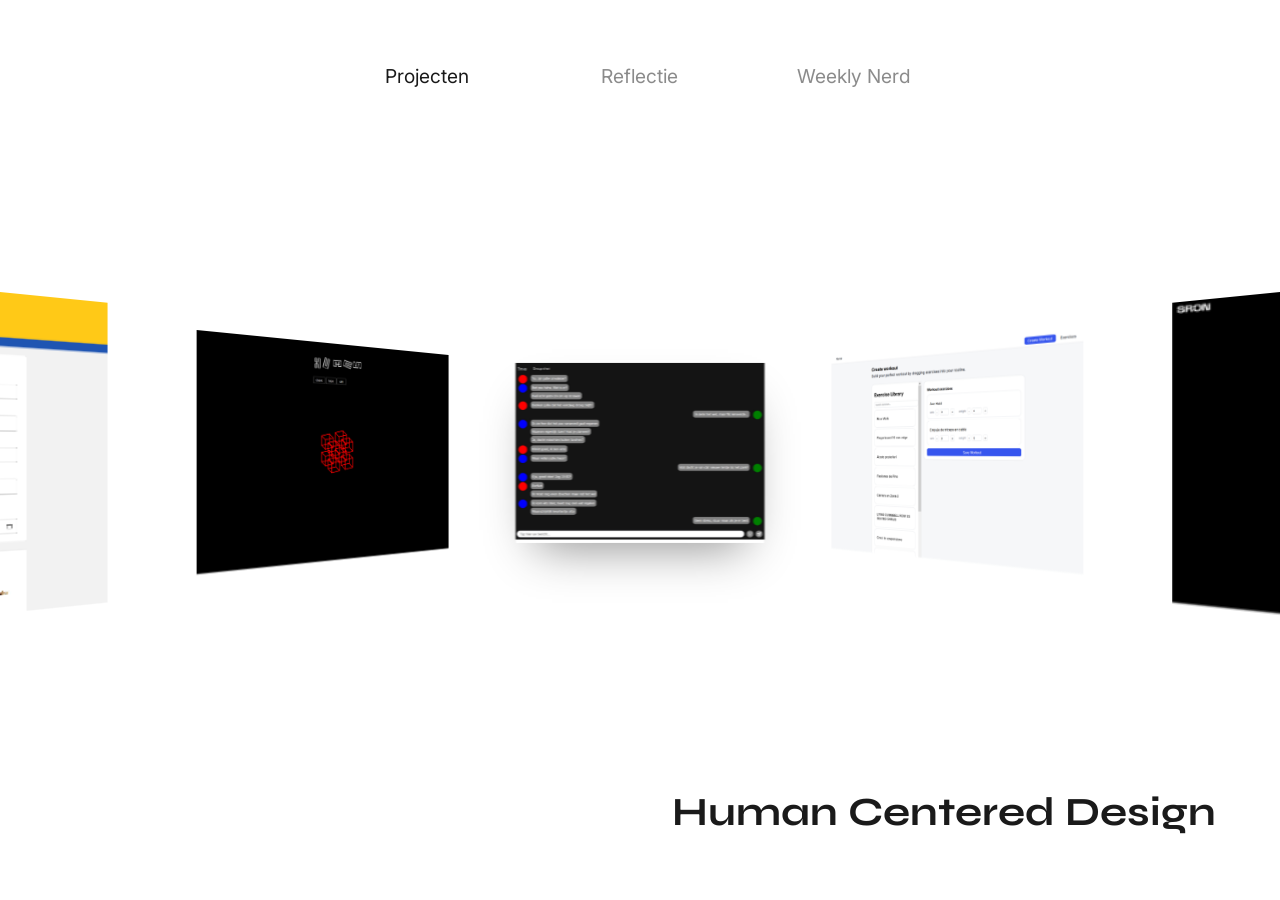
<file: index.html>
<!DOCTYPE html>
<html lang="en">
<head>
    <meta charset="UTF-8">
    <meta name="viewport" content="width=device-width, initial-scale=1.0">
    <title>Blog Senna Hoving</title>

    <link rel="stylesheet" href="./styles/main.css">
</head>
<body>
    <main>
        <input type="checkbox" id="menu-toggle" class="menu-toggle">
        <label for="menu-toggle" class="hamburger"><span></span></label>

        <nav>
            <ul>
                <li><a class="active-page" href="">Projecten</a></li>
                <li><a href="./pages/reflectie.html">Reflectie</a></li>
                <li><a href="./pages/weekly-nerd.html">Weekly Nerd</a></li>
            </ul>
            <!-- <div>
                <input type="checkbox" id="theme">
                <label for="theme"></label>
            </div> -->
        </nav>

        <!-- <div>
            <h1>Senna Hoving</h1>
            <p>Meesterschaps Blog</p>
        </div> --> 

        <section class="gallery">
            <h2>Human Centered Design</h2>
            <div>
                <a href="./pages/sprint.html" data-name="Sprint 0"><img src="./assets/nul1.png" alt="Sprint 0"></a>
                <a href="./pages/bt.html" data-name="Browser Tech"><img src="./assets/bt.png" alt="Browser Tech"></a>
                <a href="./pages/css.html" data-name="CSS">
                    <img class="dark-mode" src="./assets/css-light.png" alt="CSS">
                    <img class="light-mode" src="./assets/css-dark.png" alt="CSS">
                </a>
                <a href="./pages/hcd.html" data-name="Human Centered Design"><img src="./assets/hcd.png" alt="Human Centered Design"></a>
                <a href="./pages/api.html" data-name="API"><img src="./assets/api.png" alt="API"></a>
                <a href="./pages/hackathon.html" data-name="Hackathon"><img src="./assets/hackathon.png" alt="Hackathon"></a>
                <a href="./pages/tool.html" data-name="Ctrl City">
                    <img class="dark-mode" src="./assets/tool-light.png" alt="Ctrl-City">
                    <img class="light-mode" src="./assets/tool-dark.png" alt="Ctrl-City">
                </a>
            </div>
        </section>

    </main>

    <script src="./scripts/main.js"></script>
</body>
</html>
</file>
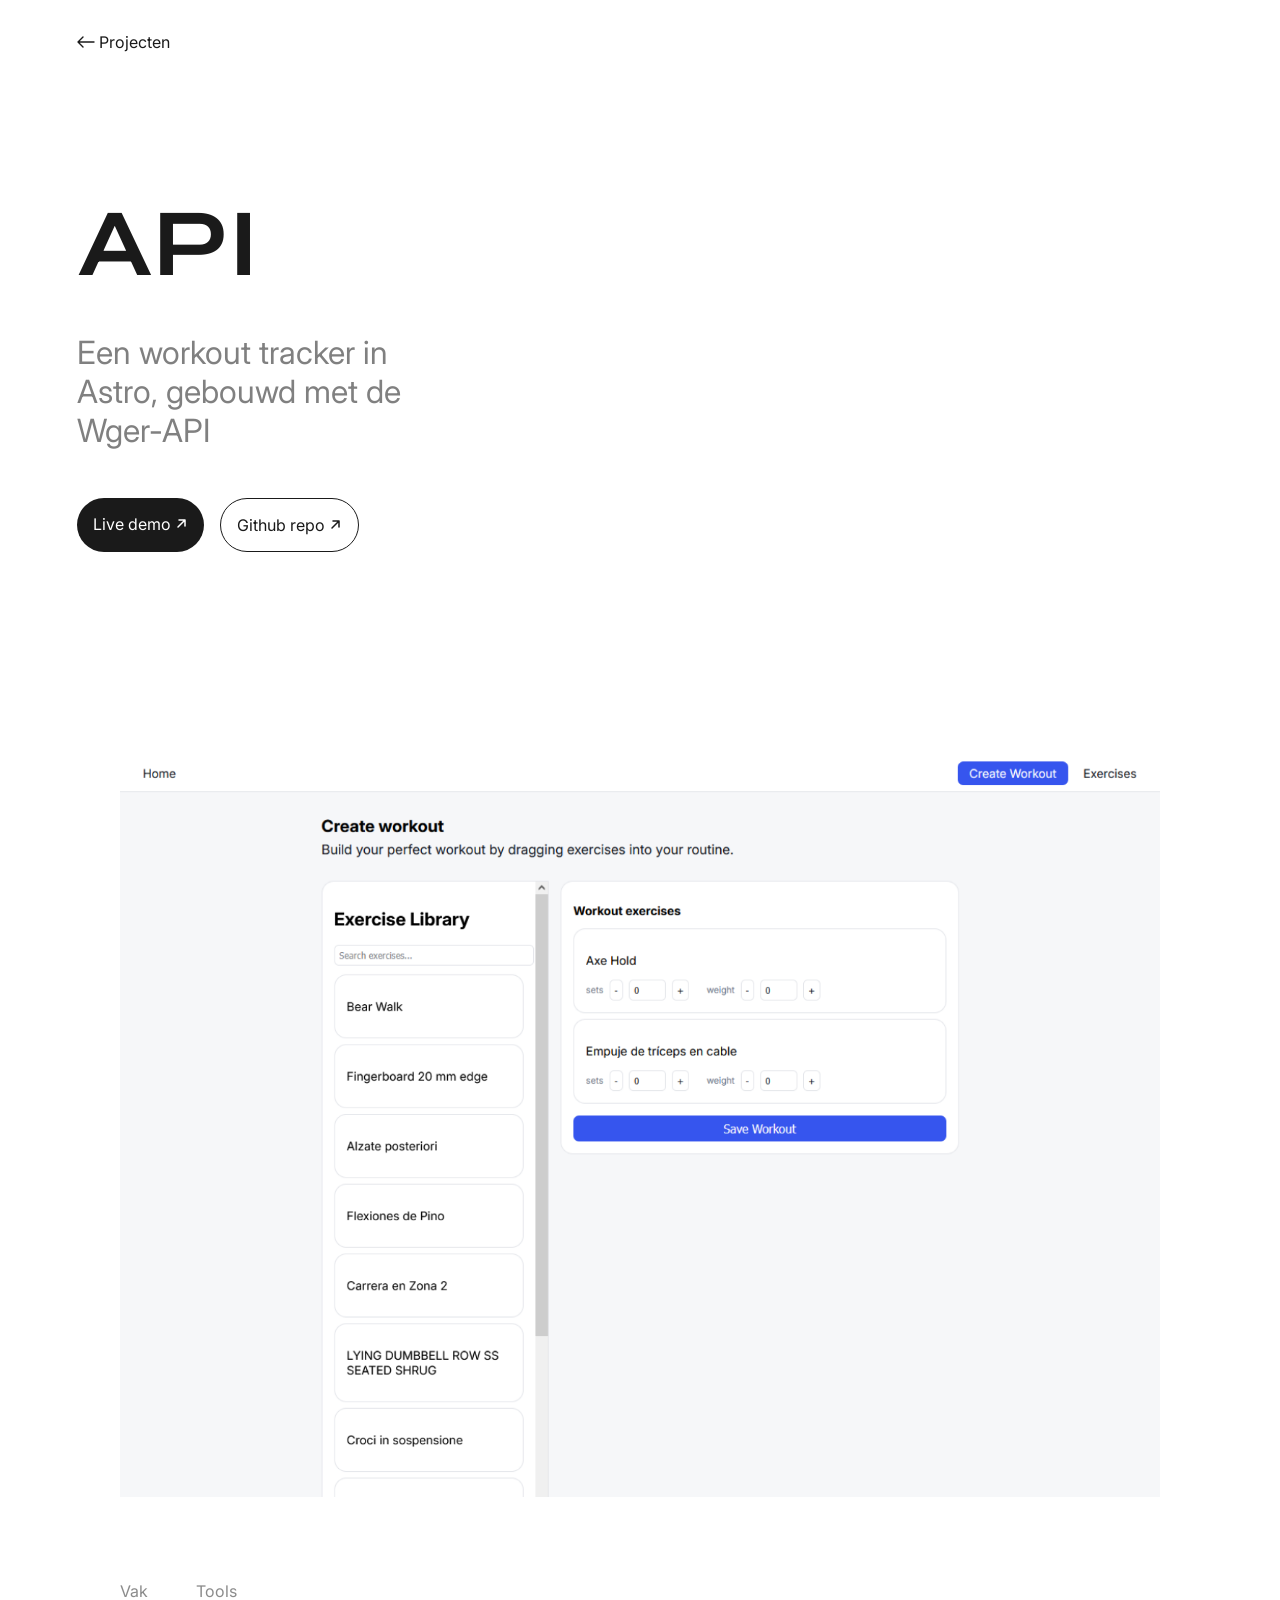
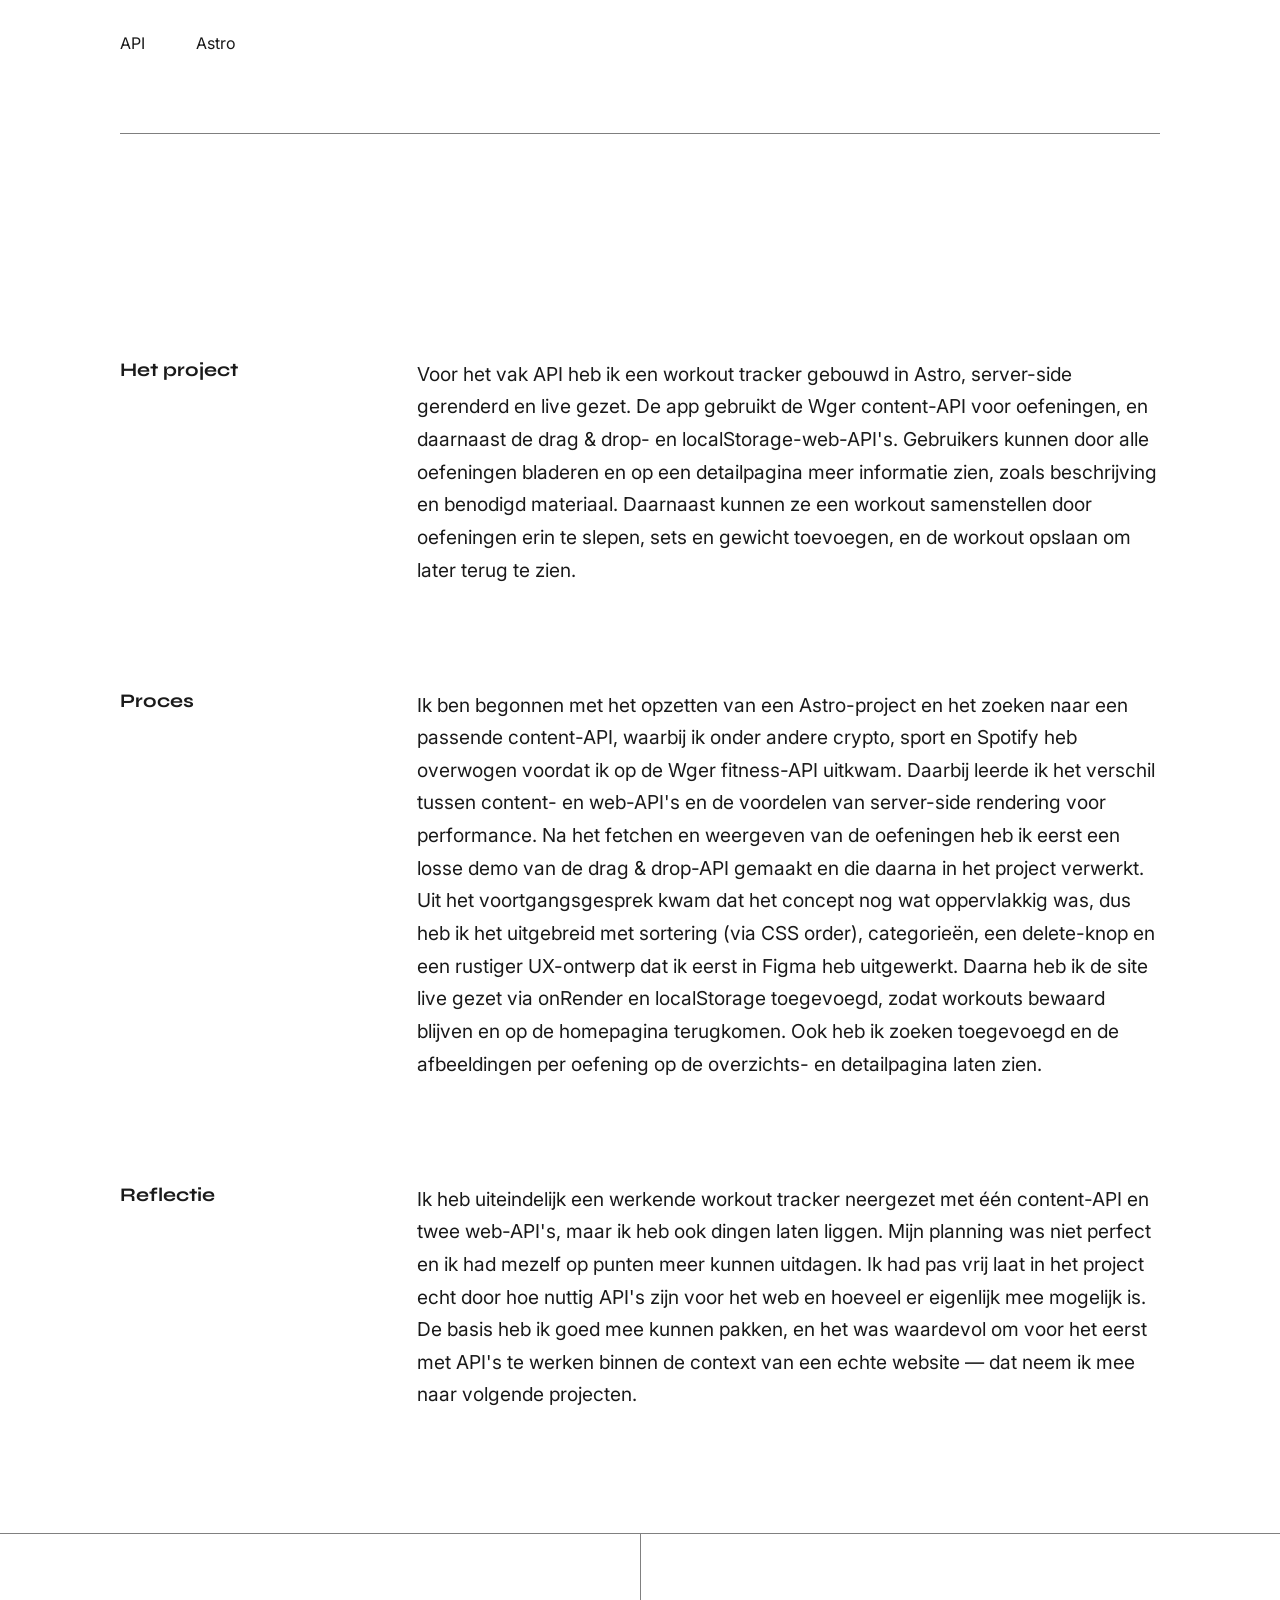
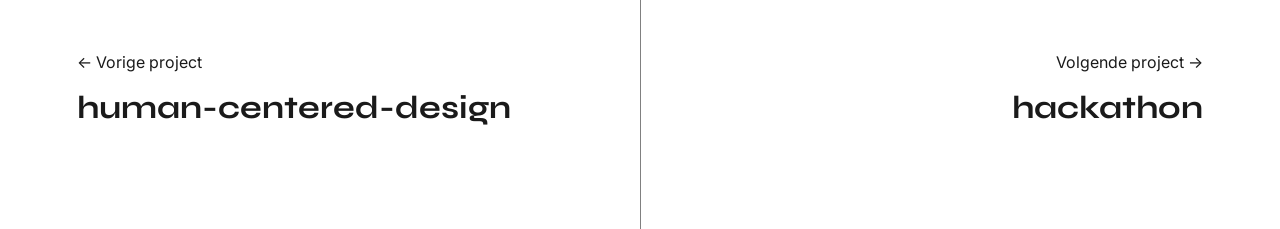
<file: pages/api.html>
<!DOCTYPE html>
<html lang="en">
<head>
    <meta charset="UTF-8">
    <meta name="viewport" content="width=device-width, initial-scale=1.0">
    <title>API</title>

    <link rel="stylesheet" href="../styles/detail.css">
</head>
<body data-project="api">
    <nav>
        <a href="../index.html">
            <svg width="18" height="12" viewBox="0 0 18 12" fill="none"><path d="M6 1 1 6l5 5M1 6h16" stroke="currentColor" stroke-width="1.4" stroke-linecap="round" stroke-linejoin="round"/></svg>
            Projecten
        </a>
    </nav>

    <section class="hero">
        <h1>API</h1>
        <p>Een workout tracker in Astro, gebouwd met de Wger-API</p>
        <div>
            <a href="https://sennahoving.github.io/CSS">Live demo <svg class="arrow" width="13" height="13" viewBox="0 0 13 13" fill="none"><path d="M3 10 10 3M4 3h6v6" stroke="currentColor" stroke-width="1.5" stroke-linecap="round" stroke-linejoin="round"/></svg></a>
            <a href="https://github.com/SennaHoving/CSS">Github repo <svg class="arrow" width="13" height="13" viewBox="0 0 13 13" fill="none"><path d="M3 10 10 3M4 3h6v6" stroke="currentColor" stroke-width="1.5" stroke-linecap="round" stroke-linejoin="round"/></svg></a>
        </div>
    </section>

    <section class="intro">
        <img src="../assets/api.png" alt="CSS">
        <div>
            <div>
                <p>Vak</p>
                <p>API</p>
            </div>
            <div>
                <p>Tools</p>
                <p>Astro</p>
            </div>
        </div>
    </section>

    <section>
        <div>
            <h2>Het project</h2>
            <div>
                <p>Voor het vak API heb ik een workout tracker gebouwd in Astro, server-side gerenderd en live gezet. De app gebruikt de Wger content-API voor oefeningen, en daarnaast de drag & drop- en localStorage-web-API's. Gebruikers kunnen door alle oefeningen bladeren en op een detailpagina meer informatie zien, zoals beschrijving en benodigd materiaal. Daarnaast kunnen ze een workout samenstellen door oefeningen erin te slepen, sets en gewicht toevoegen, en de workout opslaan om later terug te zien.</p>
            </div>
        </div>

        <div>
            <h2>Proces</h2>
            <div>
                <p>Ik ben begonnen met het opzetten van een Astro-project en het zoeken naar een passende content-API, waarbij ik onder andere crypto, sport en Spotify heb overwogen voordat ik op de Wger fitness-API uitkwam. Daarbij leerde ik het verschil tussen content- en web-API's en de voordelen van server-side rendering voor performance. Na het fetchen en weergeven van de oefeningen heb ik eerst een losse demo van de drag & drop-API gemaakt en die daarna in het project verwerkt.

                Uit het voortgangsgesprek kwam dat het concept nog wat oppervlakkig was, dus heb ik het uitgebreid met sortering (via CSS order), categorieën, een delete-knop en een rustiger UX-ontwerp dat ik eerst in Figma heb uitgewerkt. Daarna heb ik de site live gezet via onRender en localStorage toegevoegd, zodat workouts bewaard blijven en op de homepagina terugkomen. Ook heb ik zoeken toegevoegd en de afbeeldingen per oefening op de overzichts- en detailpagina laten zien.</p>
            </div>
        </div>

        <div>
            <h2>Reflectie</h2>
            <div>
                <p>Ik heb uiteindelijk een werkende workout tracker neergezet met één content-API en twee web-API's, maar ik heb ook dingen laten liggen. Mijn planning was niet perfect en ik had mezelf op punten meer kunnen uitdagen. Ik had pas vrij laat in het project echt door hoe nuttig API's zijn voor het web en hoeveel er eigenlijk mee mogelijk is. De basis heb ik goed mee kunnen pakken, en het was waardevol om voor het eerst met API's te werken binnen de context van een echte website — dat neem ik mee naar volgende projecten.</p>
            </div>
        </div>
    </section>

    <footer>
        <a id="previous-project">
            <p>
                &larr;
                Vorige project
            </p>
            <h3></h3>
        </a>
        <a id="next-project">
            <p>
                Volgende project
                &rarr;
            </p>
            <h3></h3>
        </a>
    </footer>

    <script src="../scripts/project.js"></script>
</body>
</html>
</file>
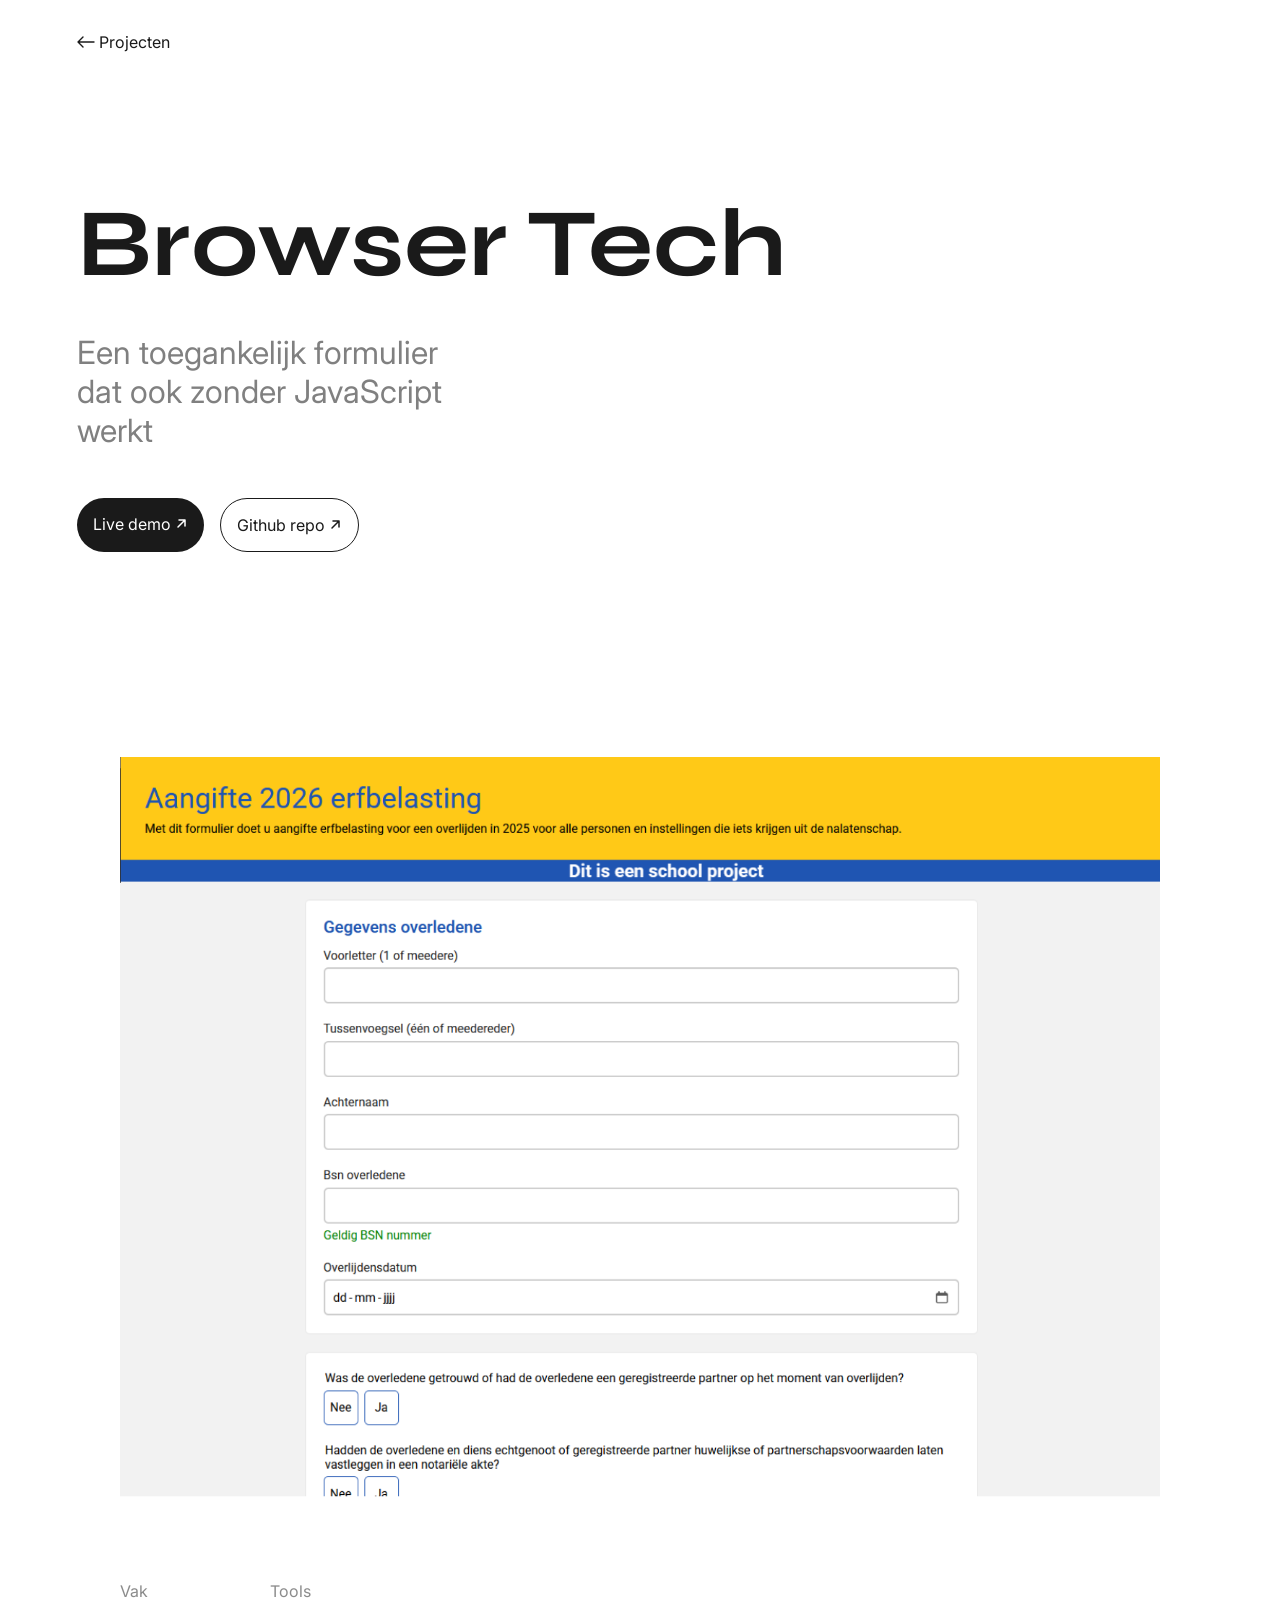
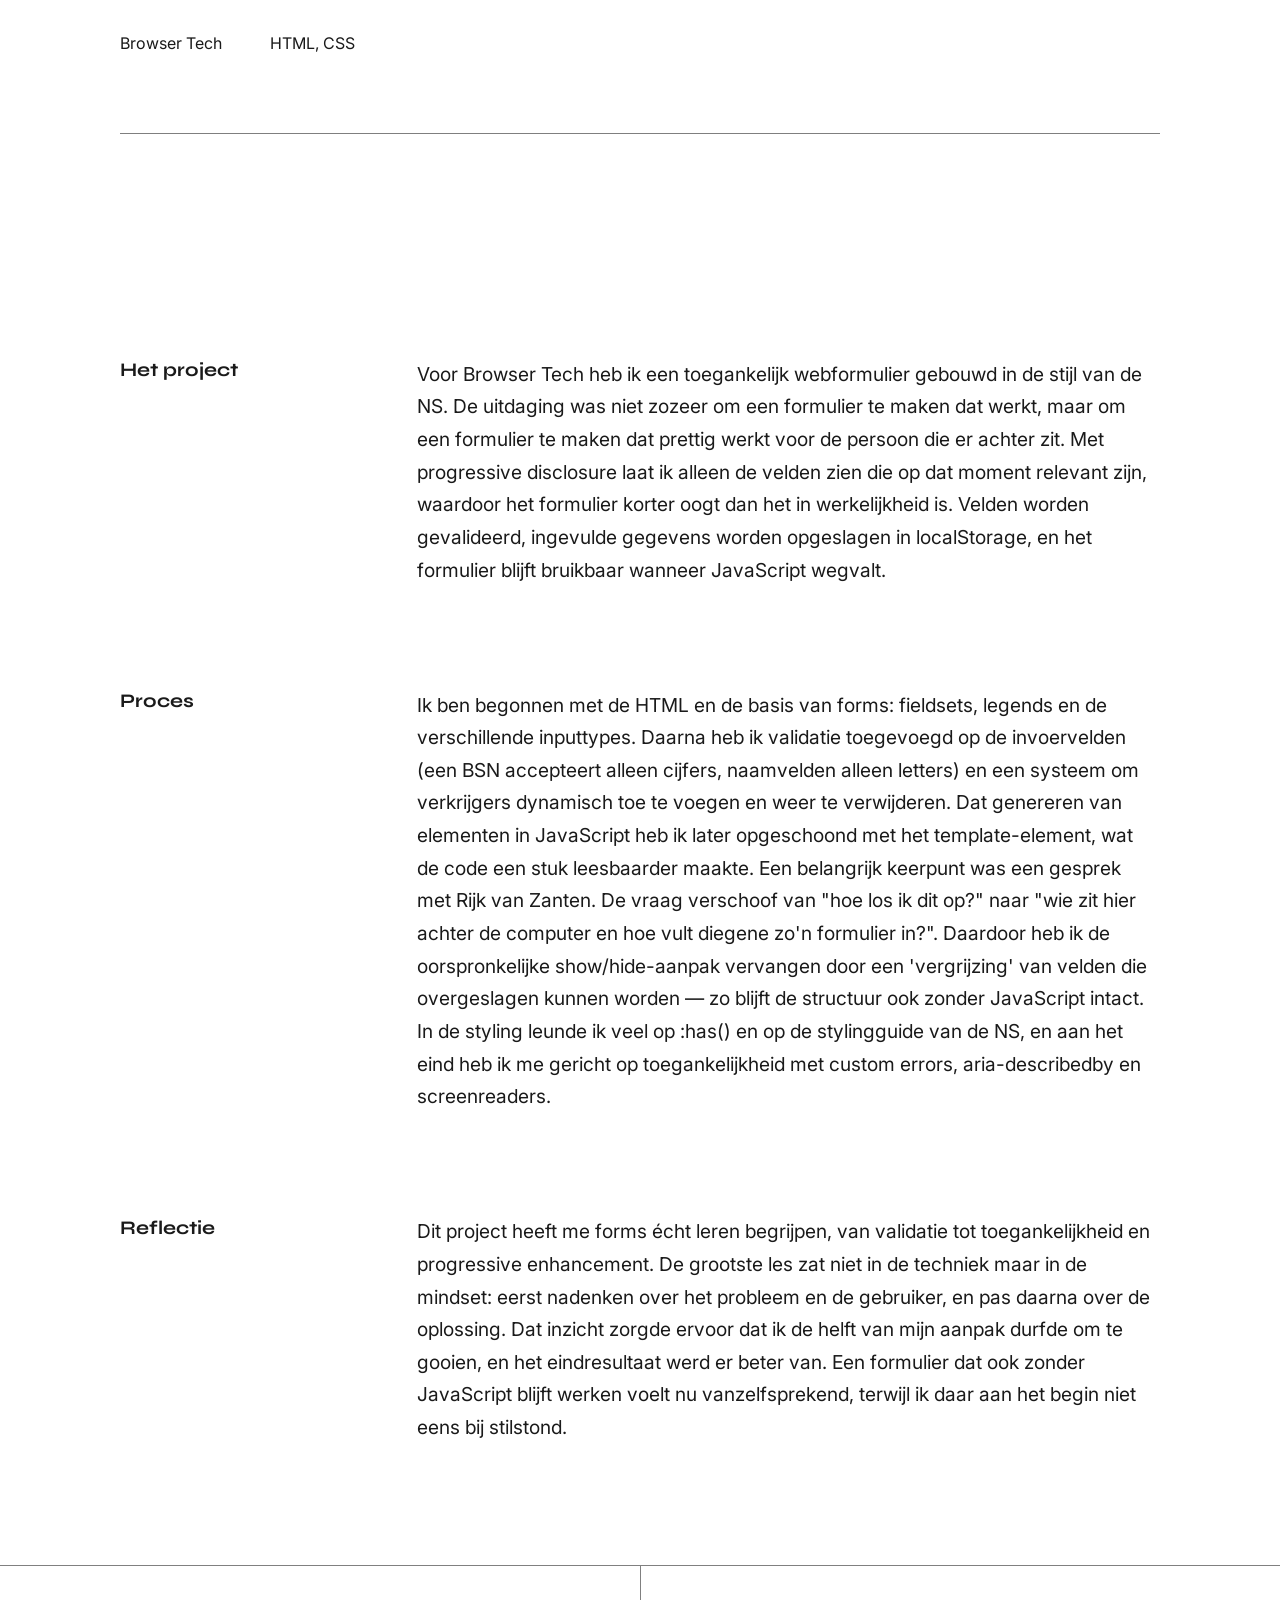
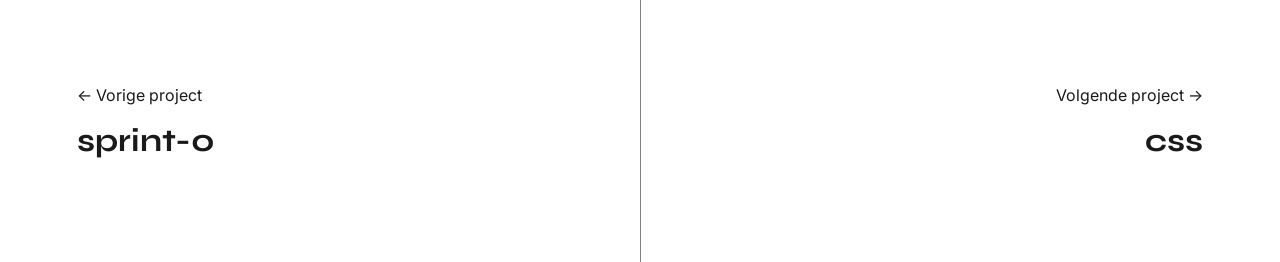
<file: pages/bt.html>
<!DOCTYPE html>
<html lang="en">
<head>
    <meta charset="UTF-8">
    <meta name="viewport" content="width=device-width, initial-scale=1.0">
    <title>Browser Tech</title>

    <link rel="stylesheet" href="../styles/detail.css">
</head>
<body data-project="browser-tech">
    <nav>
        <a href="../index.html">
            <svg width="18" height="12" viewBox="0 0 18 12" fill="none"><path d="M6 1 1 6l5 5M1 6h16" stroke="currentColor" stroke-width="1.4" stroke-linecap="round" stroke-linejoin="round"/></svg>
            Projecten
        </a>
    </nav>

    <section class="hero">
        <h1>Browser Tech</h1>
        <p>Een toegankelijk formulier dat ook zonder JavaScript werkt</p>
        <div>
            <a href="https://sennahoving.github.io/BT/">Live demo <svg class="arrow" width="13" height="13" viewBox="0 0 13 13" fill="none"><path d="M3 10 10 3M4 3h6v6" stroke="currentColor" stroke-width="1.5" stroke-linecap="round" stroke-linejoin="round"/></svg></a>
            <a href="https://github.com/SennaHoving/BT">Github repo <svg class="arrow" width="13" height="13" viewBox="0 0 13 13" fill="none"><path d="M3 10 10 3M4 3h6v6" stroke="currentColor" stroke-width="1.5" stroke-linecap="round" stroke-linejoin="round"/></svg></a>
        </div>
    </section>

    <section class="intro">
        <img src="../assets/bt.png" alt="Browser Tech">
        <div>
            <div>
                <p>Vak</p>
                <p>Browser Tech</p>
            </div>
            <div>
                <p>Tools</p>
                <p>HTML, CSS</p>
            </div>
        </div>
    </section>

    <section>
        <div>
            <h2>Het project</h2>
            <div>
                <p>Voor Browser Tech heb ik een toegankelijk webformulier gebouwd in de stijl van de NS. De uitdaging was niet zozeer om een formulier te maken dat werkt, maar om een formulier te maken dat prettig werkt voor de persoon die er achter zit. Met progressive disclosure laat ik alleen de velden zien die op dat moment relevant zijn, waardoor het formulier korter oogt dan het in werkelijkheid is. Velden worden gevalideerd, ingevulde gegevens worden opgeslagen in localStorage, en het formulier blijft bruikbaar wanneer JavaScript wegvalt.</p>
            </div>
        </div>

        <div>
            <h2>Proces</h2>
            <div>
                <p>Ik ben begonnen met de HTML en de basis van forms: fieldsets, legends en de verschillende inputtypes. Daarna heb ik validatie toegevoegd op de invoervelden (een BSN accepteert alleen cijfers, naamvelden alleen letters) en een systeem om verkrijgers dynamisch toe te voegen en weer te verwijderen. Dat genereren van elementen in JavaScript heb ik later opgeschoond met het template-element, wat de code een stuk leesbaarder maakte.

                Een belangrijk keerpunt was een gesprek met Rijk van Zanten. De vraag verschoof van "hoe los ik dit op?" naar "wie zit hier achter de computer en hoe vult diegene zo'n formulier in?". Daardoor heb ik de oorspronkelijke show/hide-aanpak vervangen door een 'vergrijzing' van velden die overgeslagen kunnen worden — zo blijft de structuur ook zonder JavaScript intact. In de styling leunde ik veel op :has() en op de stylingguide van de NS, en aan het eind heb ik me gericht op toegankelijkheid met custom errors, aria-describedby en screenreaders.</p>
            </div>
        </div>

        <div>
            <h2>Reflectie</h2>
            <div>
                <p>Dit project heeft me forms écht leren begrijpen, van validatie tot toegankelijkheid en progressive enhancement. De grootste les zat niet in de techniek maar in de mindset: eerst nadenken over het probleem en de gebruiker, en pas daarna over de oplossing. Dat inzicht zorgde ervoor dat ik de helft van mijn aanpak durfde om te gooien, en het eindresultaat werd er beter van. Een formulier dat ook zonder JavaScript blijft werken voelt nu vanzelfsprekend, terwijl ik daar aan het begin niet eens bij stilstond.</p>
            </div>
        </div>
    </section>

    <footer>
        <a id="previous-project">
            <p>
                &larr;
                Vorige project
            </p>
            <h3></h3>
        </a>
        <a id="next-project">
            <p>
                Volgende project
                &rarr;
            </p>
            <h3></h3>
        </a>
    </footer>

    <script src="../scripts/project.js"></script>
</body>
</html>
</file>
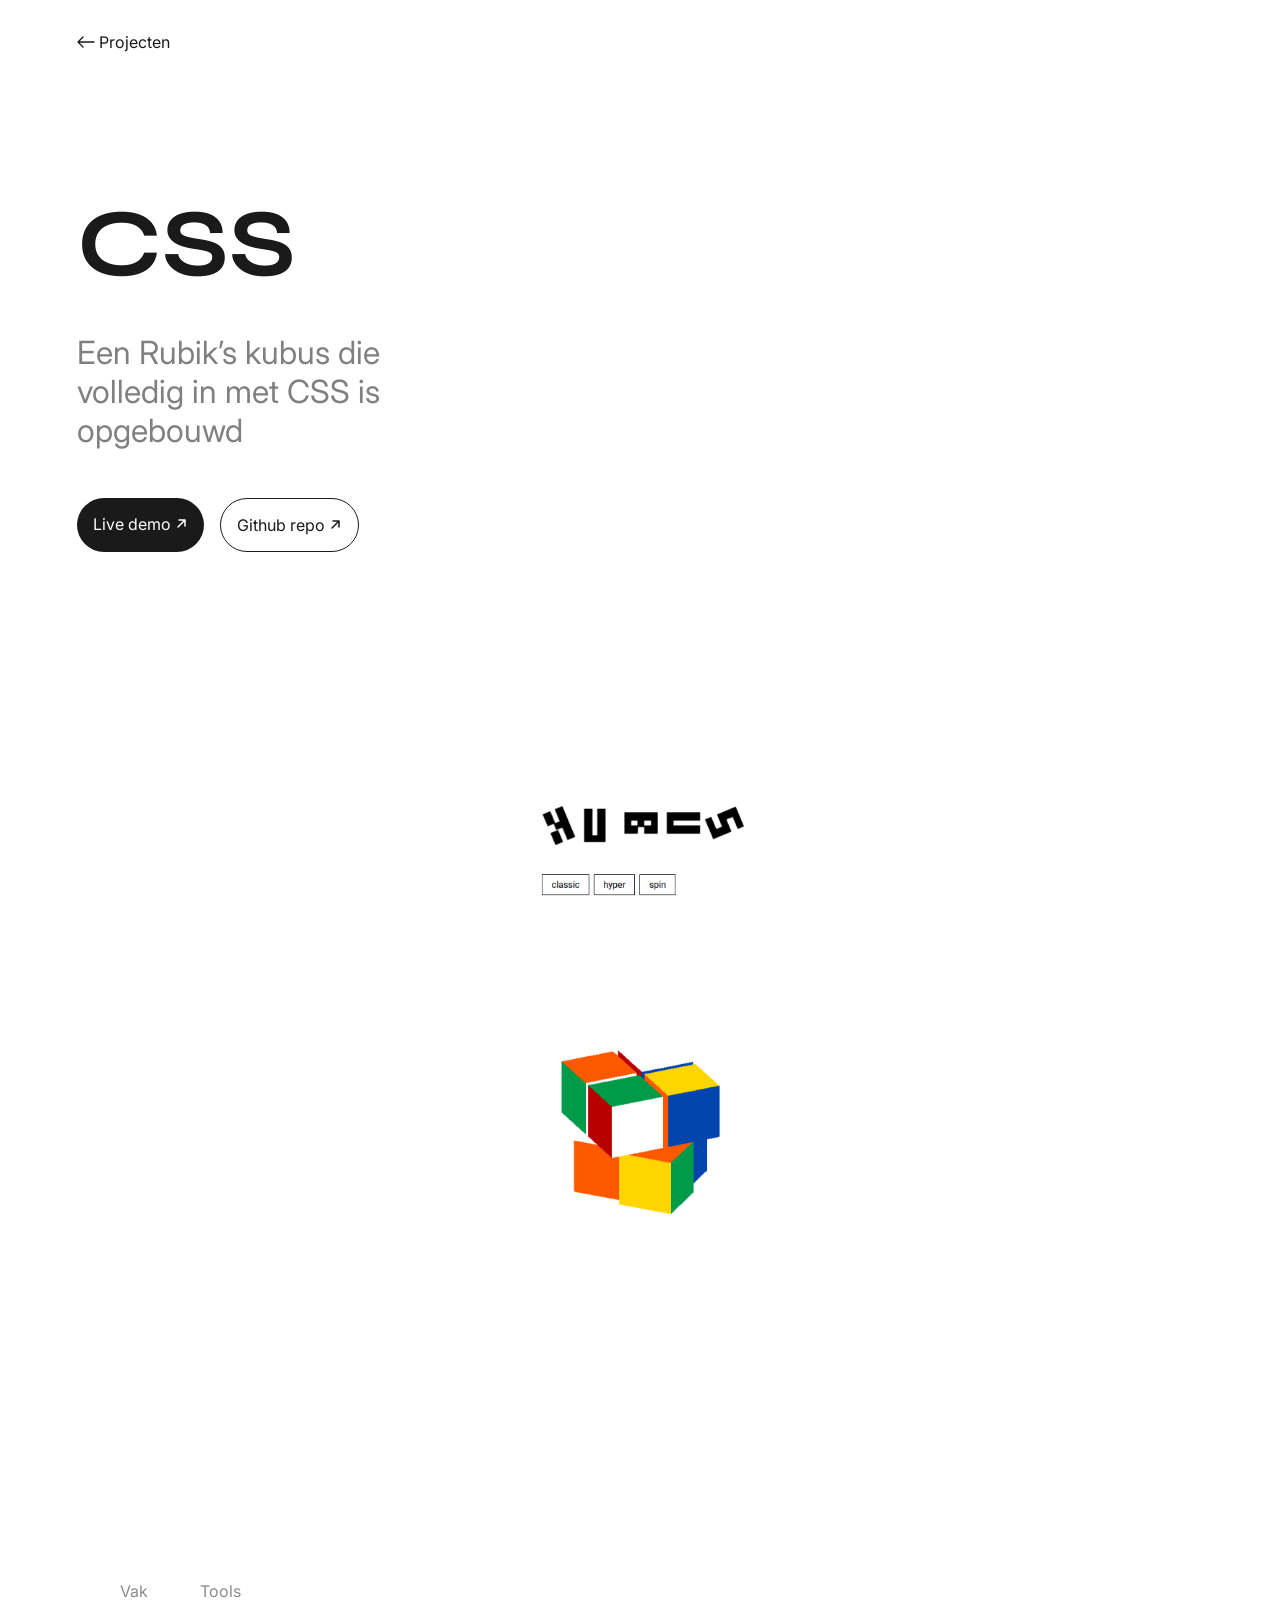
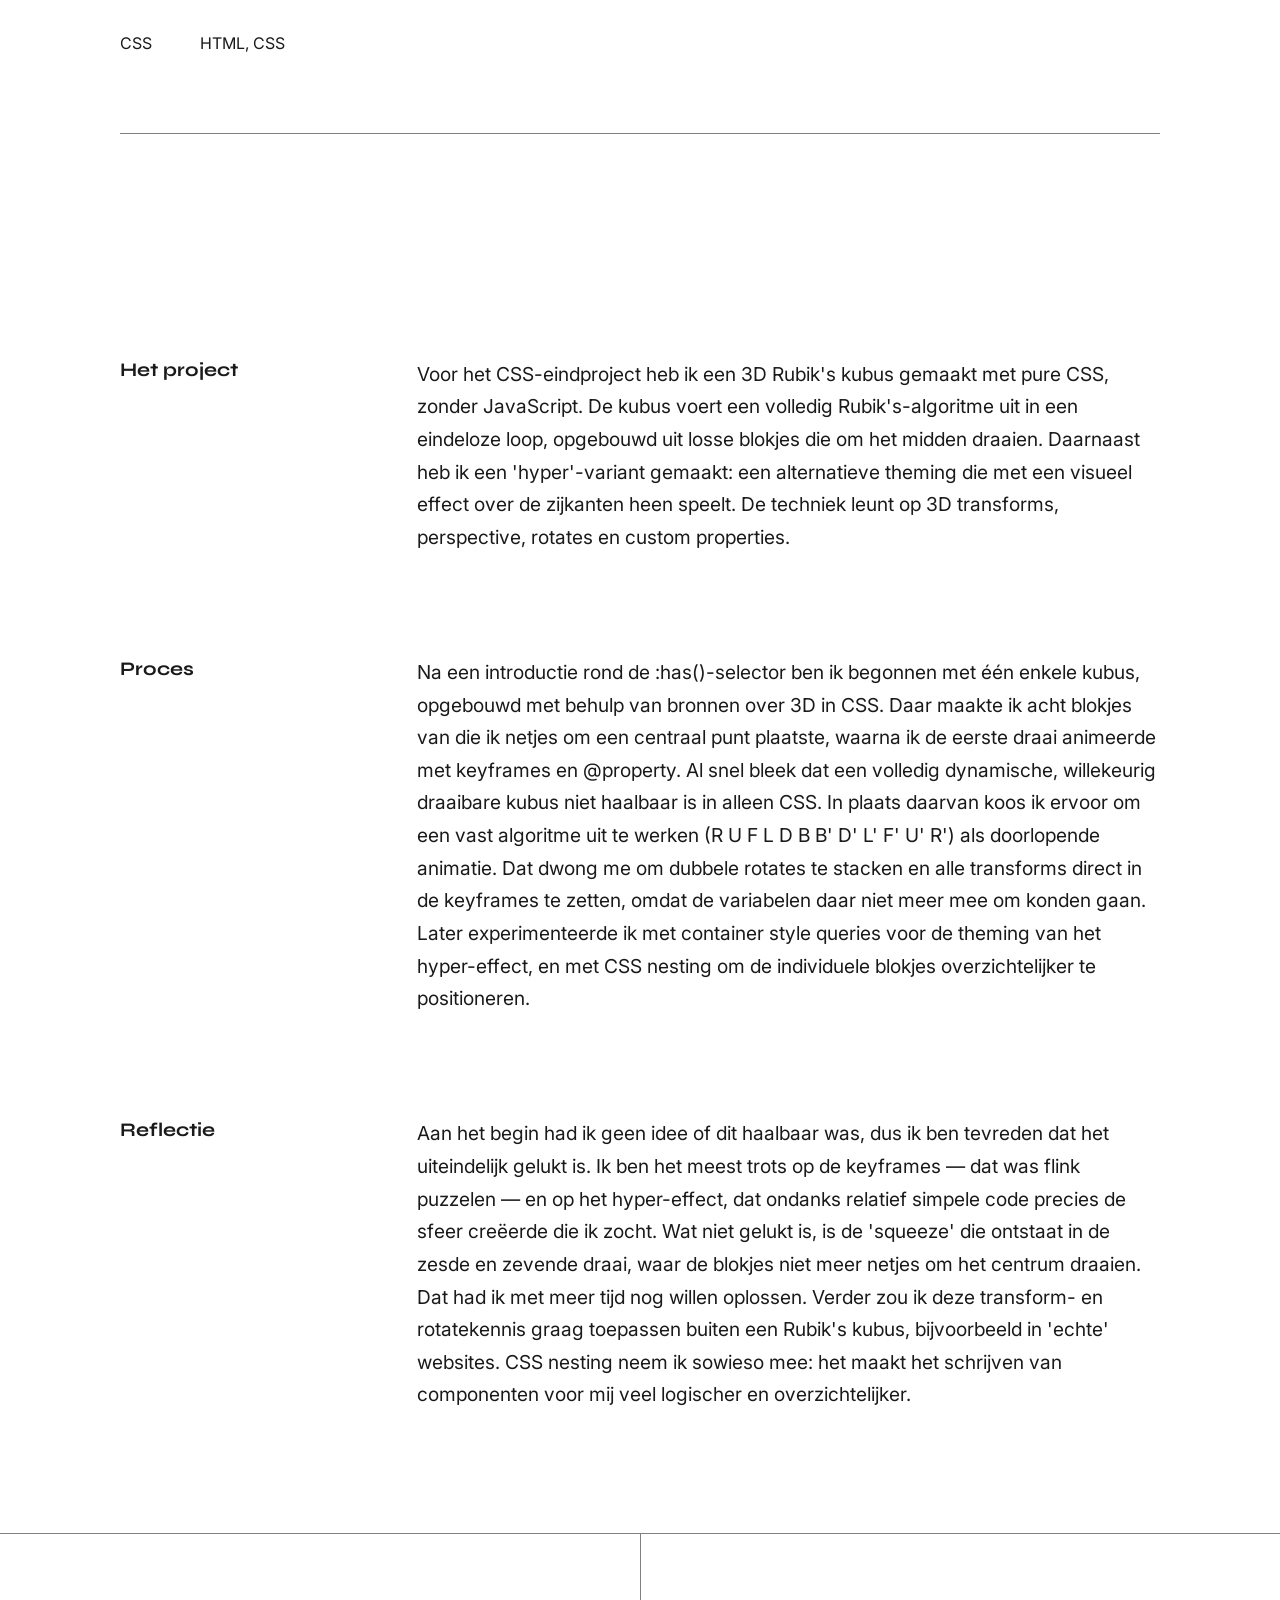
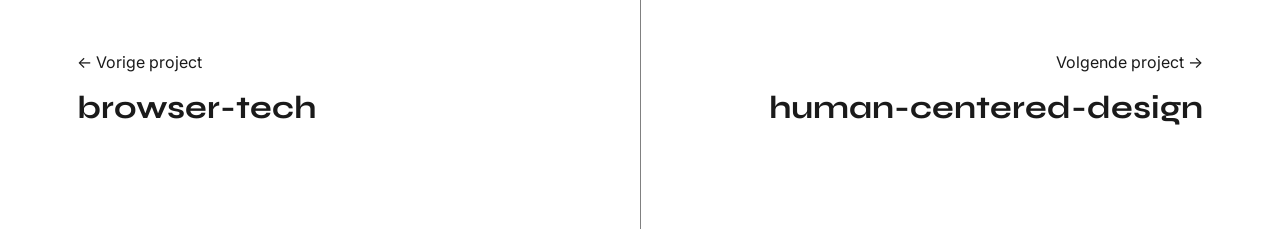
<file: pages/css.html>
<!DOCTYPE html>
<html lang="en">
<head>
    <meta charset="UTF-8">
    <meta name="viewport" content="width=device-width, initial-scale=1.0">
    <title>CSS</title>

    <link rel="stylesheet" href="../styles/detail.css">
</head>
<body data-project="css">
    <nav>
        <a href="../index.html">
            <svg width="18" height="12" viewBox="0 0 18 12" fill="none"><path d="M6 1 1 6l5 5M1 6h16" stroke="currentColor" stroke-width="1.4" stroke-linecap="round" stroke-linejoin="round"/></svg>
            Projecten
        </a>
    </nav>

    <section class="hero">
        <h1>CSS</h1>
        <p>Een Rubik’s kubus die volledig in met CSS is opgebouwd</p>
        <div>
            <a href="https://sennahoving.github.io/CSS">Live demo <svg class="arrow" width="13" height="13" viewBox="0 0 13 13" fill="none"><path d="M3 10 10 3M4 3h6v6" stroke="currentColor" stroke-width="1.5" stroke-linecap="round" stroke-linejoin="round"/></svg></a>
            <a href="https://github.com/SennaHoving/CSS">Github repo <svg class="arrow" width="13" height="13" viewBox="0 0 13 13" fill="none"><path d="M3 10 10 3M4 3h6v6" stroke="currentColor" stroke-width="1.5" stroke-linecap="round" stroke-linejoin="round"/></svg></a>
        </div>
    </section>

    <section class="intro">
        <img src="../assets/css-light.png" alt="CSS">
        <div>
            <div>
                <p>Vak</p>
                <p>CSS</p>
            </div>
            <div>
                <p>Tools</p>
                <p>HTML, CSS</p>
            </div>
        </div>
    </section>

    <section>
        <div>
            <h2>Het project</h2>
            <div>
                <p>Voor het CSS-eindproject heb ik een 3D Rubik's kubus gemaakt met pure CSS, zonder JavaScript. De kubus voert een volledig Rubik's-algoritme uit in een eindeloze loop, opgebouwd uit losse blokjes die om het midden draaien. Daarnaast heb ik een 'hyper'-variant gemaakt: een alternatieve theming die met een visueel effect over de zijkanten heen speelt. De techniek leunt op 3D transforms, perspective, rotates en custom properties.</p>
            </div>
        </div>

        <div>
            <h2>Proces</h2>
            <div>
                <p>Na een introductie rond de :has()-selector ben ik begonnen met één enkele kubus, opgebouwd met behulp van bronnen over 3D in CSS. Daar maakte ik acht blokjes van die ik netjes om een centraal punt plaatste, waarna ik de eerste draai animeerde met keyframes en @property. Al snel bleek dat een volledig dynamische, willekeurig draaibare kubus niet haalbaar is in alleen CSS.

                In plaats daarvan koos ik ervoor om een vast algoritme uit te werken (R U F L D B B' D' L' F' U' R') als doorlopende animatie. Dat dwong me om dubbele rotates te stacken en alle transforms direct in de keyframes te zetten, omdat de variabelen daar niet meer mee om konden gaan. Later experimenteerde ik met container style queries voor de theming van het hyper-effect, en met CSS nesting om de individuele blokjes overzichtelijker te positioneren.</p>
            </div>
        </div>

        <div>
            <h2>Reflectie</h2>
            <div>
                <p>Aan het begin had ik geen idee of dit haalbaar was, dus ik ben tevreden dat het uiteindelijk gelukt is. Ik ben het meest trots op de keyframes — dat was flink puzzelen — en op het hyper-effect, dat ondanks relatief simpele code precies de sfeer creëerde die ik zocht. Wat niet gelukt is, is de 'squeeze' die ontstaat in de zesde en zevende draai, waar de blokjes niet meer netjes om het centrum draaien. Dat had ik met meer tijd nog willen oplossen. Verder zou ik deze transform- en rotatekennis graag toepassen buiten een Rubik's kubus, bijvoorbeeld in 'echte' websites. CSS nesting neem ik sowieso mee: het maakt het schrijven van componenten voor mij veel logischer en overzichtelijker.</p>
            </div>
        </div>
    </section>

    <footer>
        <a id="previous-project">
            <p>
                &larr;
                Vorige project
            </p>
            <h3></h3>
        </a>
        <a id="next-project">
            <p>
                Volgende project
                &rarr;
            </p>
            <h3></h3>
        </a>
    </footer>

    <script src="../scripts/project.js"></script>
</body>
</html>
</file>
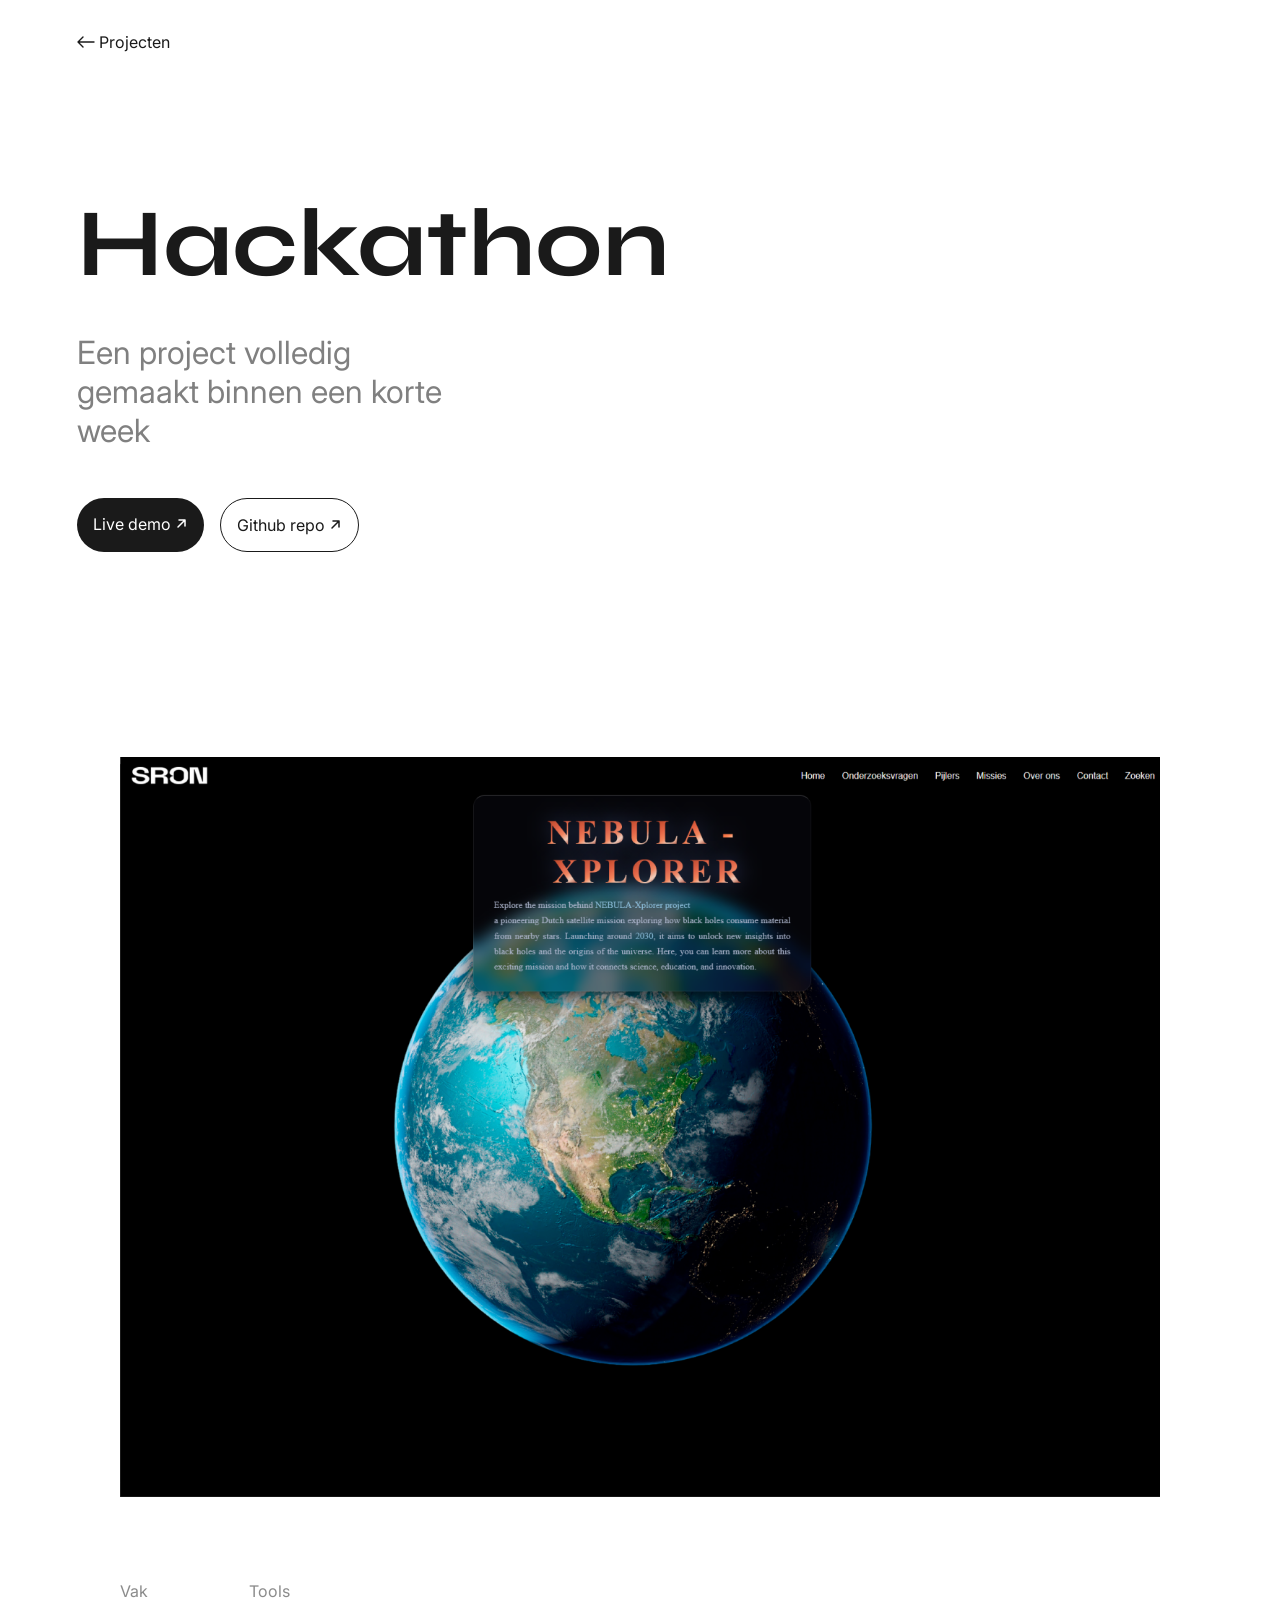
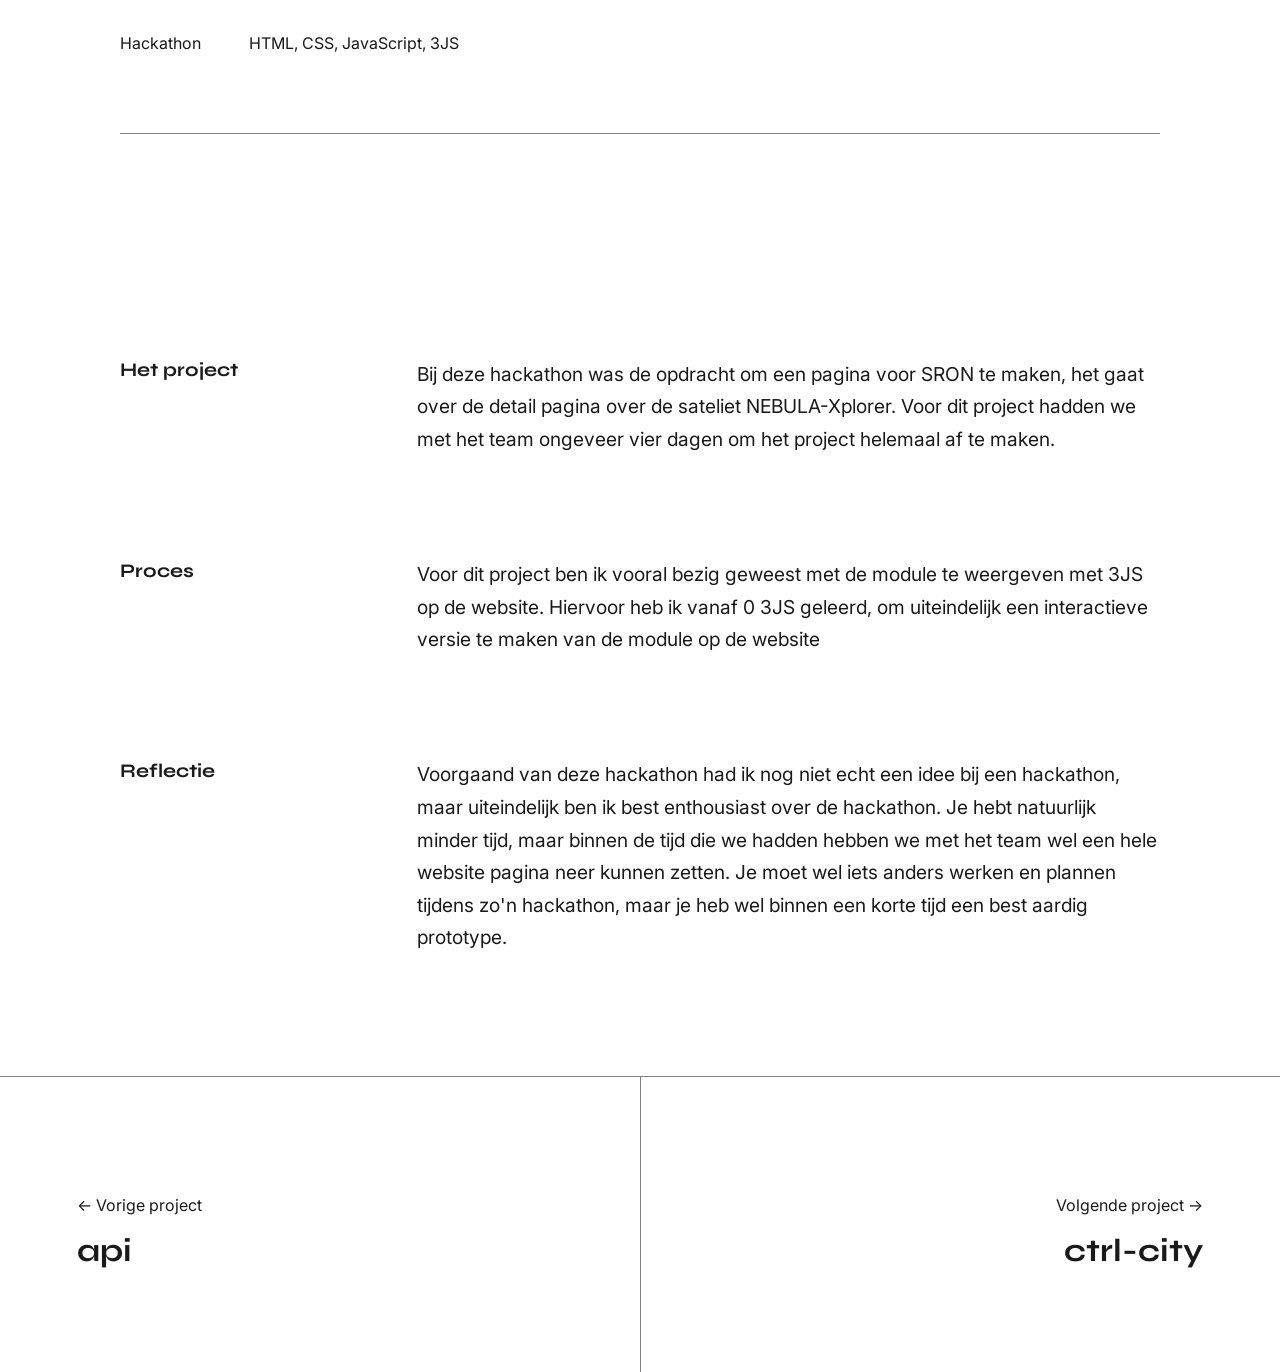
<file: pages/hackathon.html>
<!DOCTYPE html>
<html lang="en">
<head>
    <meta charset="UTF-8">
    <meta name="viewport" content="width=device-width, initial-scale=1.0">
    <title>Hackathon</title>

    <link rel="stylesheet" href="../styles/detail.css">
</head>
<body data-project="hackathon">
    <nav>
        <a href="../index.html">
            <svg width="18" height="12" viewBox="0 0 18 12" fill="none"><path d="M6 1 1 6l5 5M1 6h16" stroke="currentColor" stroke-width="1.4" stroke-linecap="round" stroke-linejoin="round"/></svg>
            Projecten
        </a>
    </nav>

    <section class="hero">
        <h1>Hackathon</h1>
        <p>Een project volledig gemaakt binnen een korte week</p>
        <div>
            <a href="https://sennahoving.github.io/Hackathon">Live demo <svg class="arrow" width="13" height="13" viewBox="0 0 13 13" fill="none"><path d="M3 10 10 3M4 3h6v6" stroke="currentColor" stroke-width="1.5" stroke-linecap="round" stroke-linejoin="round"/></svg></a>
            <a href="https://github.com/SennaHoving/Hackathon">Github repo <svg class="arrow" width="13" height="13" viewBox="0 0 13 13" fill="none"><path d="M3 10 10 3M4 3h6v6" stroke="currentColor" stroke-width="1.5" stroke-linecap="round" stroke-linejoin="round"/></svg></a>
        </div>
    </section>

    <section class="intro">
        <img src="../assets/hackathon.png" alt="Hackathon">
        <div>
            <div>
                <p>Vak</p>
                <p>Hackathon</p>
            </div>
            <div>
                <p>Tools</p>
                <p>HTML, CSS, JavaScript, 3JS</p>
            </div>
        </div>
    </section>

    <section>
        <div>
            <h2>Het project</h2>
            <div>
                <p>Bij deze hackathon was de opdracht om een pagina voor SRON te maken, het gaat over de detail pagina over de sateliet NEBULA-Xplorer. Voor dit project hadden we met het team ongeveer vier dagen om het project helemaal af te maken. </p>
            </div>
        </div>

        <div>
            <h2>Proces</h2>
            <div>
                <p>Voor dit project ben ik vooral bezig geweest met de module te weergeven met 3JS op de website. Hiervoor heb ik vanaf 0 3JS geleerd, om uiteindelijk een interactieve versie te maken van de module op de website</p>
            </div>
        </div>

        <div>
            <h2>Reflectie</h2>
            <div>
                <p>Voorgaand van deze hackathon had ik nog niet echt een idee bij een hackathon, maar uiteindelijk ben ik best enthousiast over de hackathon. Je hebt natuurlijk minder tijd, maar binnen de tijd die we hadden hebben we met het team wel een hele website pagina neer kunnen zetten. Je moet wel iets anders werken en plannen tijdens zo'n hackathon, maar je heb wel binnen een korte tijd een best aardig prototype.</p>
            </div>
        </div>
    </section>

    <footer>
        <a id="previous-project">
            <p>
                &larr;
                Vorige project
            </p>
            <h3></h3>
        </a>
        <a id="next-project">
            <p>
                Volgende project
                &rarr;
            </p>
            <h3></h3>
        </a>
    </footer>

    <script src="../scripts/project.js"></script>
</body>
</html>
</file>
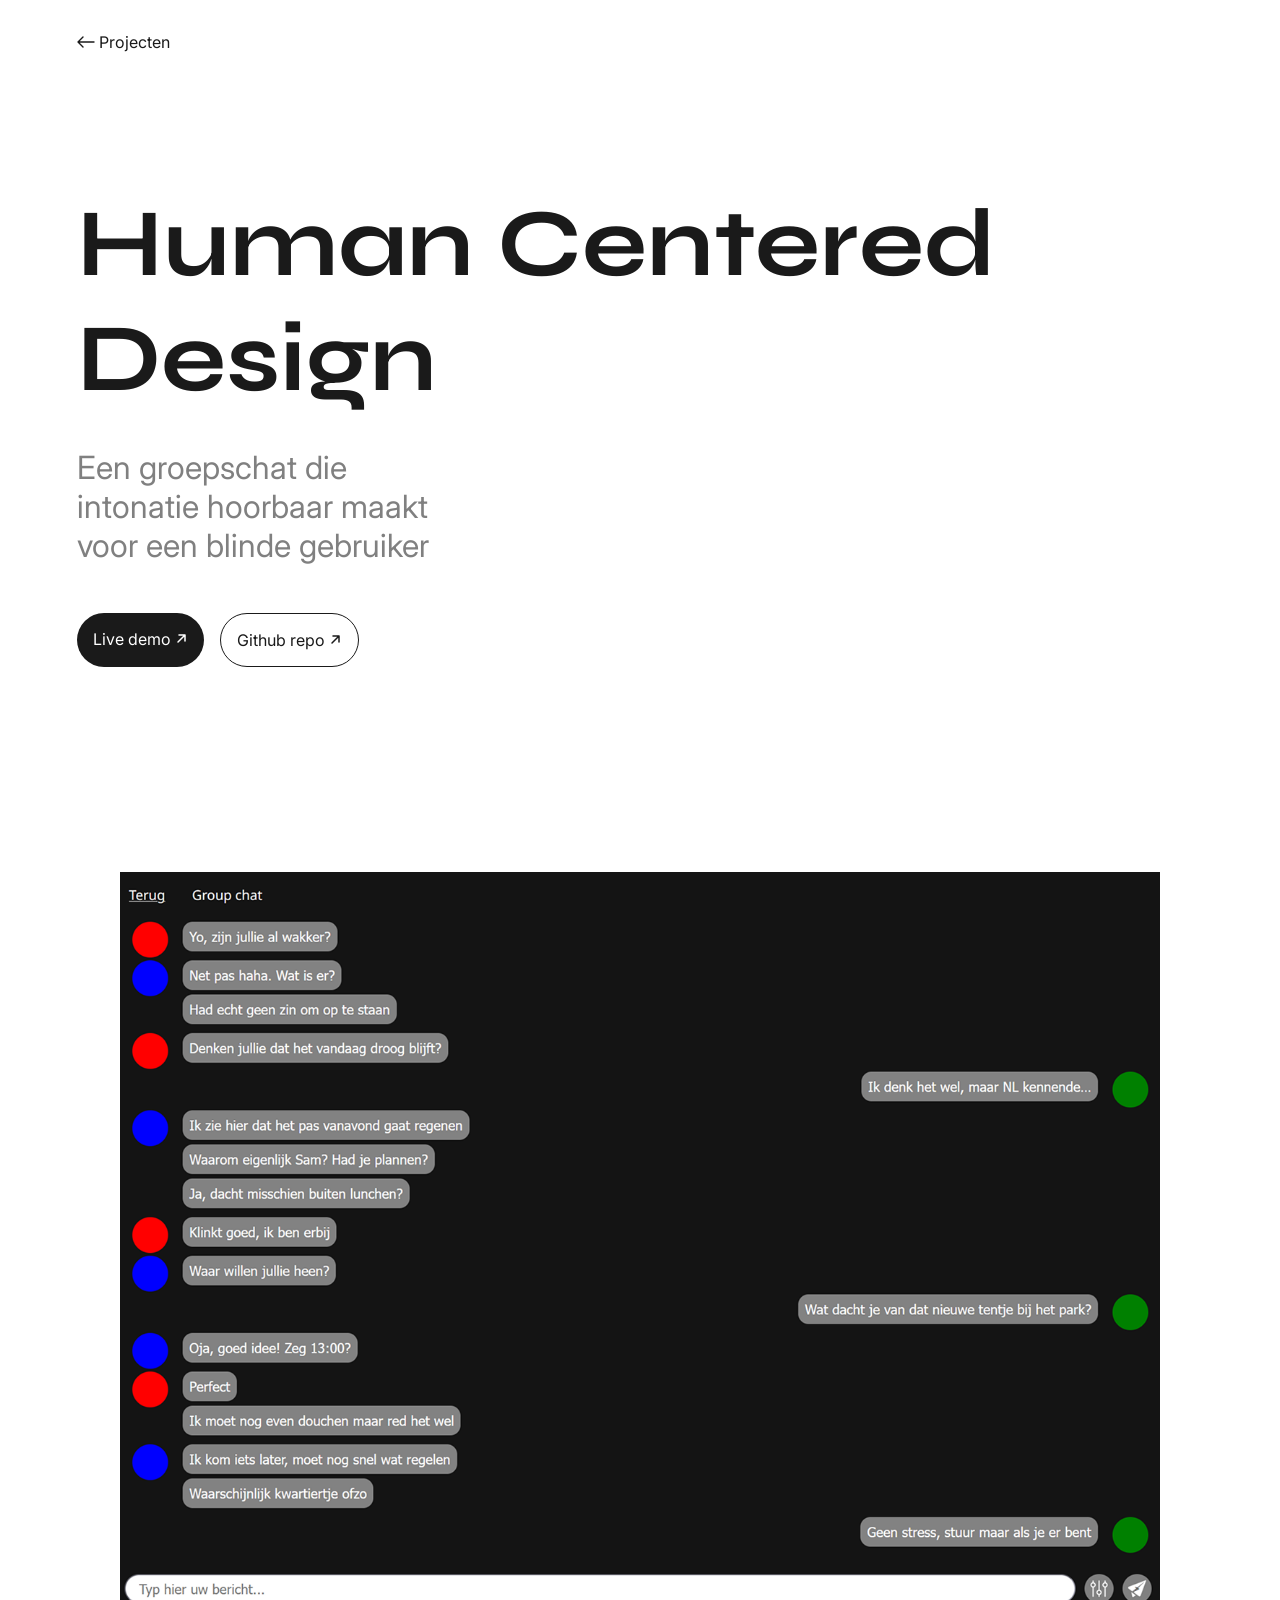
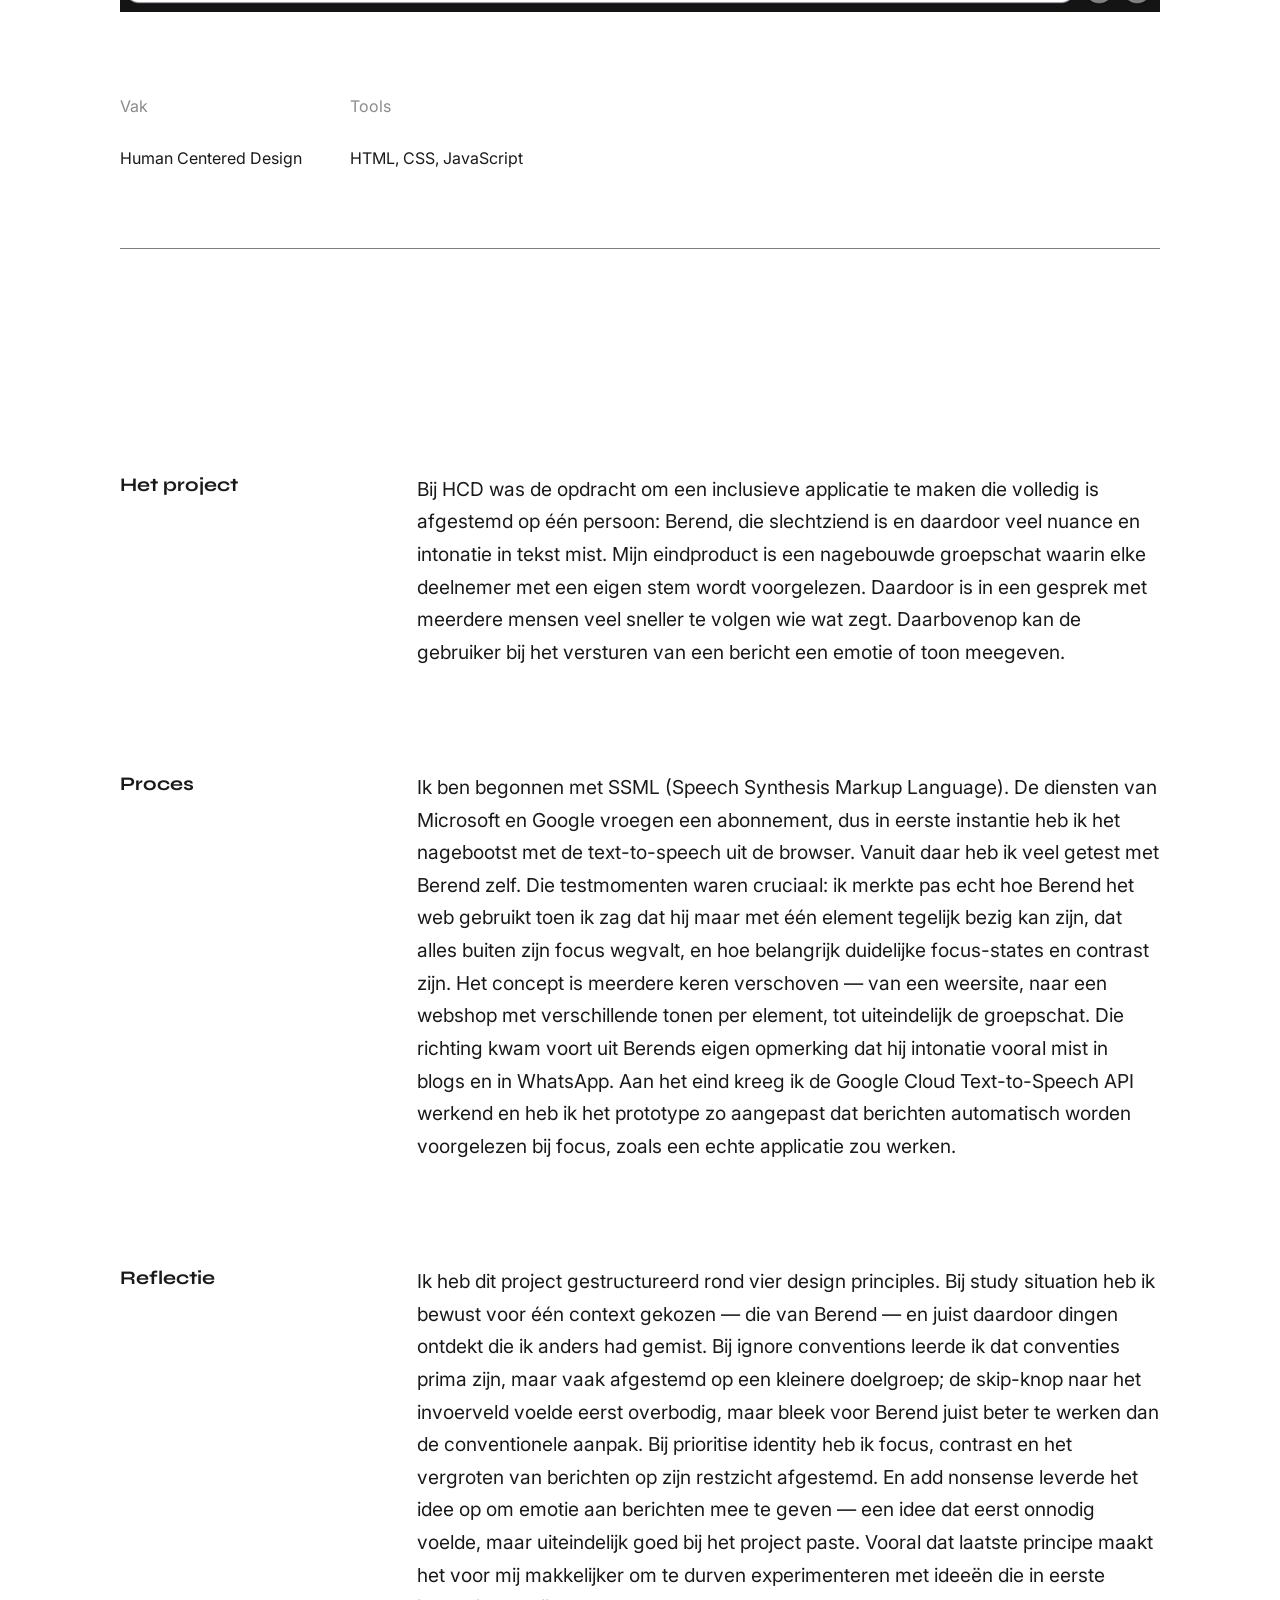
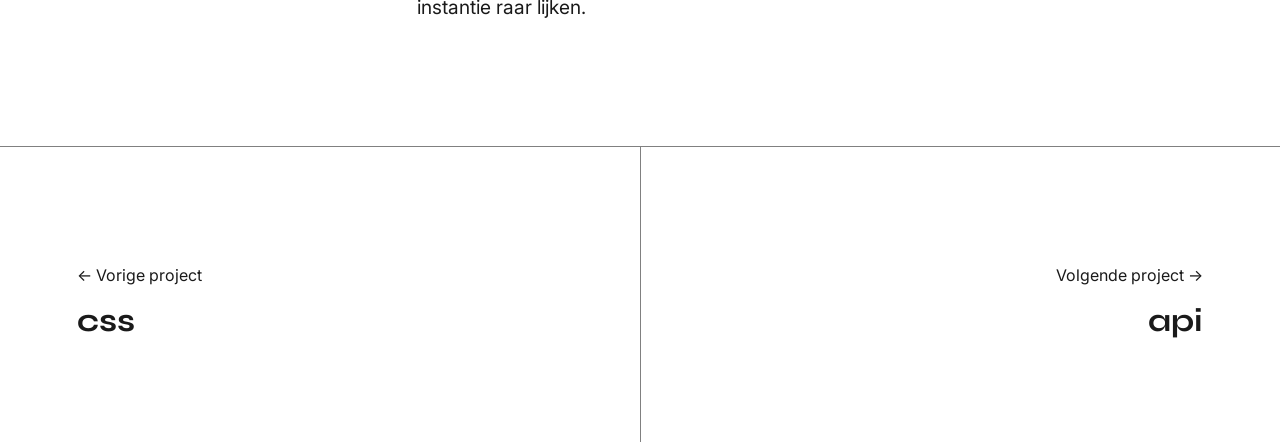
<file: pages/hcd.html>
<!DOCTYPE html>
<html lang="en">
<head>
    <meta charset="UTF-8">
    <meta name="viewport" content="width=device-width, initial-scale=1.0">
    <title>Human Centered Design</title>

    <link rel="stylesheet" href="../styles/detail.css">
</head>
<body data-project="human-centered-design">
    <nav>
        <a href="../index.html">
            <svg width="18" height="12" viewBox="0 0 18 12" fill="none"><path d="M6 1 1 6l5 5M1 6h16" stroke="currentColor" stroke-width="1.4" stroke-linecap="round" stroke-linejoin="round"/></svg>
            Projecten
        </a>
    </nav>

    <section class="hero">
        <h1>Human Centered Design</h1>
        <p>Een groepschat die intonatie hoorbaar maakt voor een blinde gebruiker</p>
        <div>
            <a href="https://sennahoving.github.io/HCD/">Live demo <svg class="arrow" width="13" height="13" viewBox="0 0 13 13" fill="none"><path d="M3 10 10 3M4 3h6v6" stroke="currentColor" stroke-width="1.5" stroke-linecap="round" stroke-linejoin="round"/></svg></a>
            <a href="https://github.com/SennaHoving/HCD">Github repo <svg class="arrow" width="13" height="13" viewBox="0 0 13 13" fill="none"><path d="M3 10 10 3M4 3h6v6" stroke="currentColor" stroke-width="1.5" stroke-linecap="round" stroke-linejoin="round"/></svg></a>
        </div>
    </section>

    <section class="intro">
        <img src="../assets/hcd.png" alt="Human Centered Design">
        <div>
            <div>
                <p>Vak</p>
                <p>Human Centered Design</p>
            </div>
            <div>
                <p>Tools</p>
                <p>HTML, CSS, JavaScript</p>
            </div>
        </div>
    </section>

    <section>
        <div>
            <h2>Het project</h2>
            <div>
                <p>Bij HCD was de opdracht om een inclusieve applicatie te maken die volledig is afgestemd op één persoon: Berend, die slechtziend is en daardoor veel nuance en intonatie in tekst mist. Mijn eindproduct is een nagebouwde groepschat waarin elke deelnemer met een eigen stem wordt voorgelezen. Daardoor is in een gesprek met meerdere mensen veel sneller te volgen wie wat zegt. Daarbovenop kan de gebruiker bij het versturen van een bericht een emotie of toon meegeven.</p>
            </div>
        </div>

        <div>
            <h2>Proces</h2>
            <div>
                <p>Ik ben begonnen met SSML (Speech Synthesis Markup Language). De diensten van Microsoft en Google vroegen een abonnement, dus in eerste instantie heb ik het nagebootst met de text-to-speech uit de browser. Vanuit daar heb ik veel getest met Berend zelf. Die testmomenten waren cruciaal: ik merkte pas echt hoe Berend het web gebruikt toen ik zag dat hij maar met één element tegelijk bezig kan zijn, dat alles buiten zijn focus wegvalt, en hoe belangrijk duidelijke focus-states en contrast zijn.

                Het concept is meerdere keren verschoven — van een weersite, naar een webshop met verschillende tonen per element, tot uiteindelijk de groepschat. Die richting kwam voort uit Berends eigen opmerking dat hij intonatie vooral mist in blogs en in WhatsApp. Aan het eind kreeg ik de Google Cloud Text-to-Speech API werkend en heb ik het prototype zo aangepast dat berichten automatisch worden voorgelezen bij focus, zoals een echte applicatie zou werken.</p>
            </div>
        </div>

        <div>
            <h2>Reflectie</h2>
            <div>
                <p>Ik heb dit project gestructureerd rond vier design principles. Bij study situation heb ik bewust voor één context gekozen — die van Berend — en juist daardoor dingen ontdekt die ik anders had gemist. Bij ignore conventions leerde ik dat conventies prima zijn, maar vaak afgestemd op een kleinere doelgroep; de skip-knop naar het invoerveld voelde eerst overbodig, maar bleek voor Berend juist beter te werken dan de conventionele aanpak. Bij prioritise identity heb ik focus, contrast en het vergroten van berichten op zijn restzicht afgestemd. En add nonsense leverde het idee op om emotie aan berichten mee te geven — een idee dat eerst onnodig voelde, maar uiteindelijk goed bij het project paste. Vooral dat laatste principe maakt het voor mij makkelijker om te durven experimenteren met ideeën die in eerste instantie raar lijken.</p>
            </div>
        </div>
    </section>

    <footer>
        <a id="previous-project">
            <p>
                &larr;
                Vorige project
            </p>
            <h3></h3>
        </a>
        <a id="next-project">
            <p>
                Volgende project
                &rarr;
            </p>
            <h3></h3>
        </a>
    </footer>

    <script src="../scripts/project.js"></script>
</body>
</html>
</file>
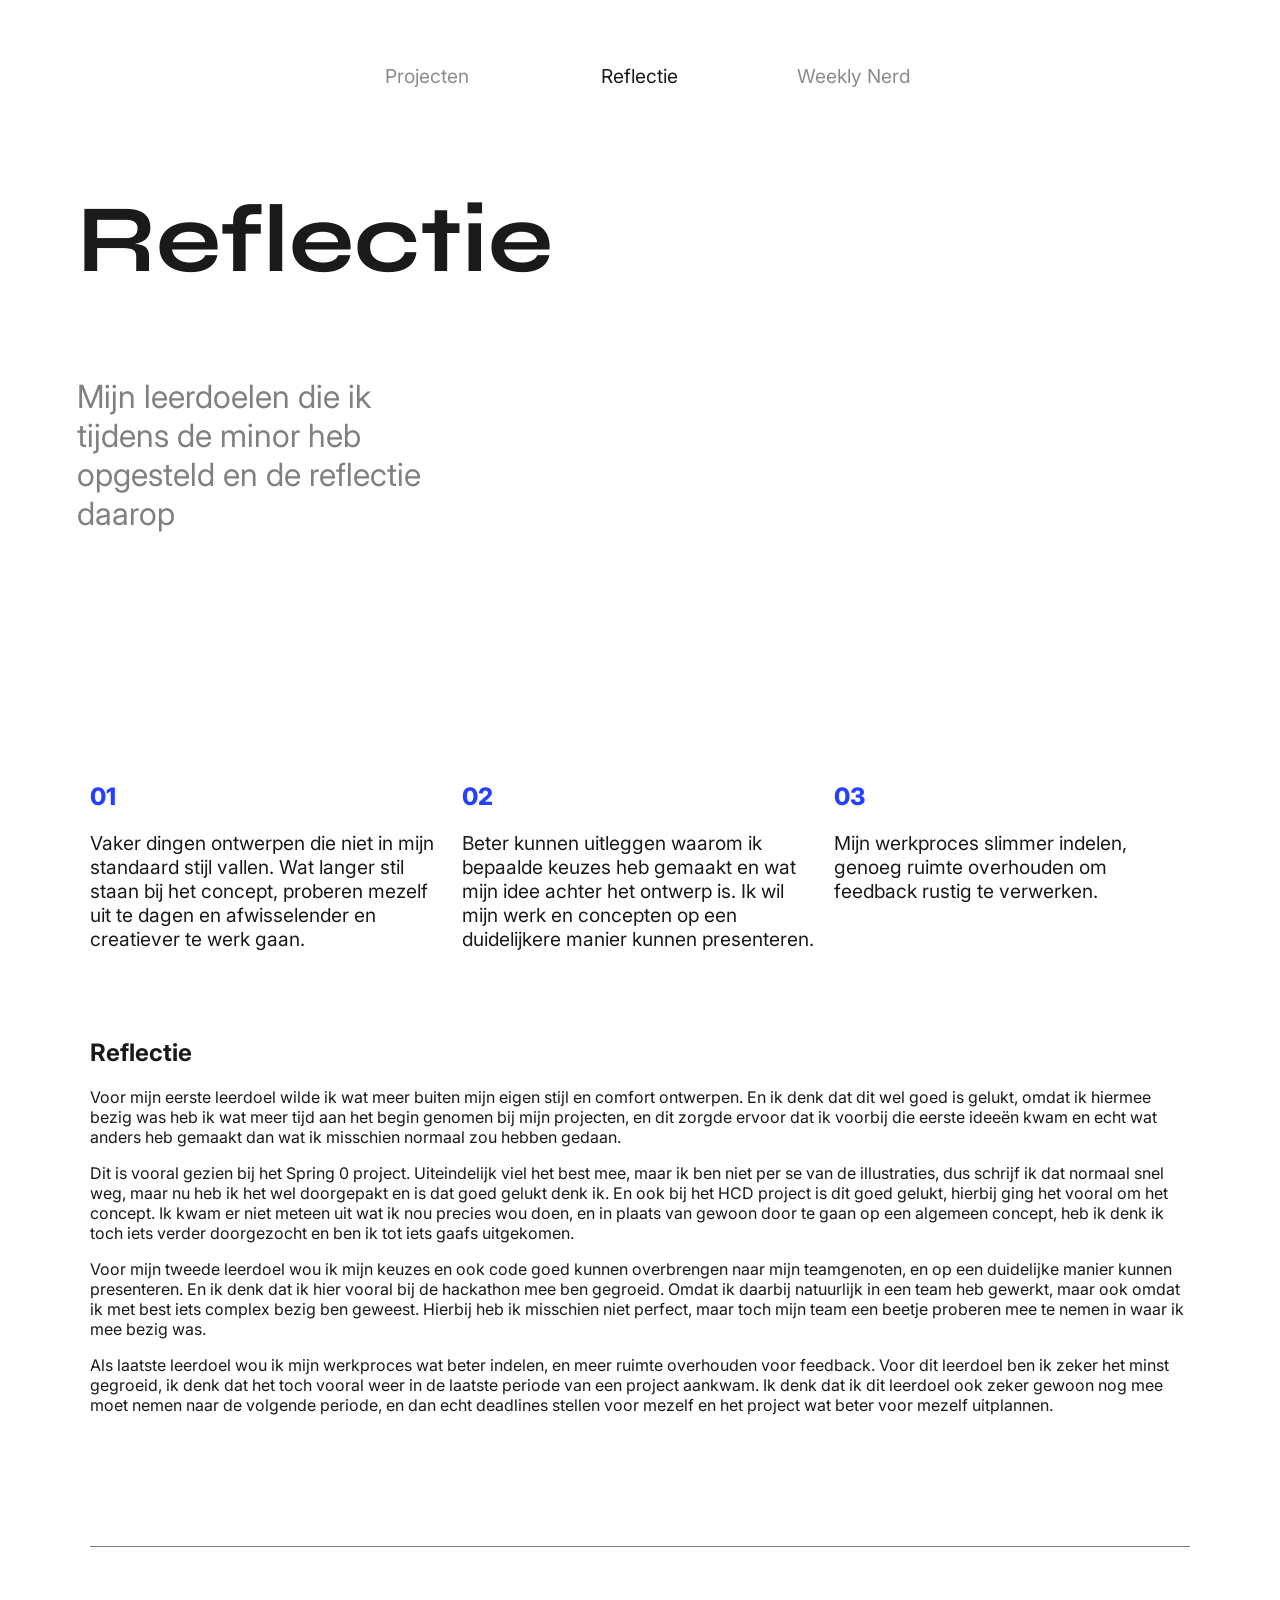
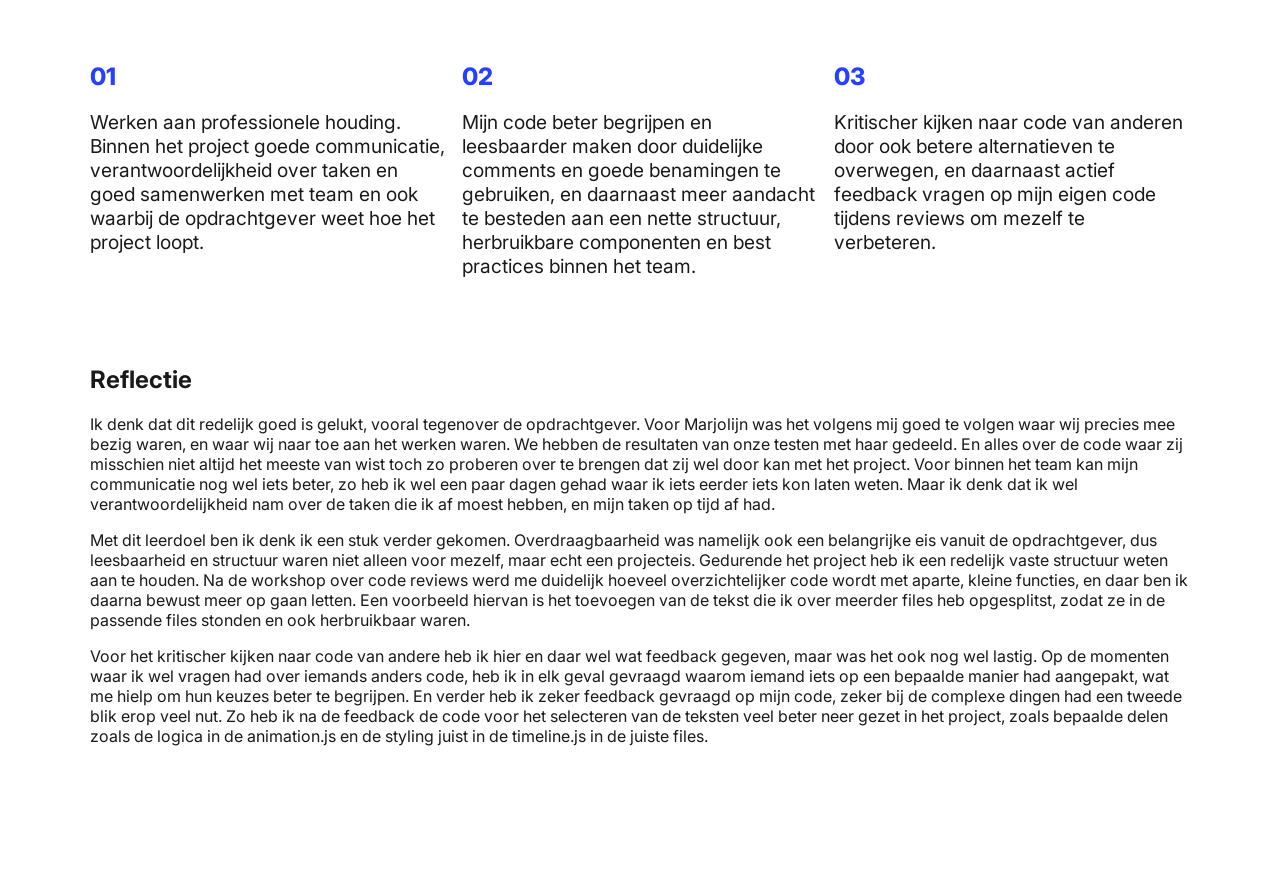
<file: pages/reflectie.html>
<!DOCTYPE html>
<html lang="en">
<head>
    <meta charset="UTF-8">
    <meta name="viewport" content="width=device-width, initial-scale=1.0">
    <title>Reflectie</title>

    <link rel="stylesheet" href="../styles/main.css">
</head>
<body>
    <main>
        <input type="checkbox" id="menu-toggle" class="menu-toggle">
        <label for="menu-toggle" class="hamburger"><span></span></label>
        
        <nav>
            <ul>
                <li><a href="../index.html">Projecten</a></li>
                <li><a class="active-page" href="./reflectie.html">Reflectie</a></li>
                <li><a href="./weekly-nerd.html">Weekly Nerd</a></li>
            </ul>
            <!-- <div>
                <input type="checkbox" id="theme">
                <label for="theme"></label>
            </div> -->
        </nav>

        <section class="hero">
            <h1>Reflectie</h1>
            <p>Mijn leerdoelen die ik tijdens de minor heb opgesteld en de reflectie daarop</p>
        </section>

        <section class="reflectie">
            <div>
                <div>
                    <span>01</span>
                    <p>Vaker dingen ontwerpen die niet in mijn standaard stijl vallen. Wat langer stil staan bij het concept, proberen mezelf uit te dagen en afwisselender en creatiever te werk gaan.</p>
                </div>
                <div>
                    <span>02</span>
                    <p>Beter kunnen uitleggen waarom ik bepaalde keuzes heb gemaakt en wat mijn idee achter het ontwerp is. Ik wil mijn werk en concepten op een duidelijkere manier kunnen presenteren.</p>
                </div>
                <div>
                    <span>03</span>
                    <p>Mijn werkproces slimmer indelen, genoeg ruimte overhouden om feedback rustig te verwerken.</p>
                </div>
            </div>
            <div>
                <h2>Reflectie</h2>
            <p>Voor mijn eerste leerdoel wilde ik wat meer buiten mijn eigen stijl en comfort ontwerpen. En ik denk dat dit wel goed is gelukt, omdat ik hiermee bezig was heb ik wat meer tijd aan het begin genomen bij mijn projecten, en dit zorgde ervoor dat ik voorbij die eerste ideeën kwam en echt wat anders heb gemaakt dan wat ik misschien normaal zou hebben gedaan.</p>

            <p>Dit is vooral gezien bij het Spring 0 project. Uiteindelijk viel het best mee, maar ik ben niet per se van de illustraties, dus schrijf ik dat normaal snel weg, maar nu heb ik het wel doorgepakt en is dat goed gelukt denk ik. En ook bij het HCD project is dit goed gelukt, hierbij ging het vooral om het concept. Ik kwam er niet meteen uit wat ik nou precies wou doen, en in plaats van gewoon door te gaan op een algemeen concept, heb ik denk ik toch iets verder doorgezocht en ben ik tot iets gaafs uitgekomen.</p>

            <p>Voor mijn tweede leerdoel wou ik mijn keuzes en ook code goed kunnen overbrengen naar mijn teamgenoten, en op een duidelijke manier kunnen presenteren. En ik denk dat ik hier vooral bij de hackathon mee ben gegroeid. Omdat ik daarbij natuurlijk in een team heb gewerkt, maar ook omdat ik met best iets complex bezig ben geweest. Hierbij heb ik misschien niet perfect, maar toch mijn team een beetje proberen mee te nemen in waar ik mee bezig was.</p>

            <p>Als laatste leerdoel wou ik mijn werkproces wat beter indelen, en meer ruimte overhouden voor feedback. Voor dit leerdoel ben ik zeker het minst gegroeid, ik denk dat het toch vooral weer in de laatste periode van een project aankwam. Ik denk dat ik dit leerdoel ook zeker gewoon nog mee moet nemen naar de volgende periode, en dan echt deadlines stellen voor mezelf en het project wat beter voor mezelf uitplannen.</p>
            </div>
        </section>

        <section class="reflectie">
            <div>
                <div>
                    <span>01</span>
                    <p>Werken aan professionele houding. Binnen het project goede communicatie, verantwoordelijkheid over taken en goed samenwerken met team en ook waarbij de opdrachtgever weet hoe het project loopt.</p>
                </div>
                <div>
                    <span>02</span>
                    <p>Mijn code beter begrijpen en leesbaarder maken door duidelijke comments en goede benamingen te gebruiken, en daarnaast meer aandacht te besteden aan een nette structuur, herbruikbare componenten en best practices binnen het team.</p>
                </div>
                <div>
                    <span>03</span>
                    <p>Kritischer kijken naar code van anderen door ook betere alternatieven te overwegen, en daarnaast actief feedback vragen op mijn eigen code tijdens reviews om mezelf te verbeteren.</p>
                </div>
            </div>
            <div>
                <h2>Reflectie</h2>
                <p>Ik denk dat dit redelijk goed is gelukt, vooral tegenover de opdrachtgever. Voor Marjolijn was het volgens mij goed te volgen waar wij precies mee bezig waren, en waar wij naar toe aan het werken waren. We hebben de resultaten van onze testen met haar gedeeld. En alles over de code waar zij misschien niet altijd het meeste van wist toch zo proberen over te brengen dat zij wel door kan met het project. Voor binnen het team kan mijn communicatie nog wel iets beter, zo heb ik wel een paar dagen gehad waar ik iets eerder iets kon laten weten. Maar ik denk dat ik wel verantwoordelijkheid nam over de taken die ik af moest hebben, en mijn taken op tijd af had. </p>
                <p>Met dit leerdoel ben ik denk ik een stuk verder gekomen. Overdraagbaarheid was namelijk ook een belangrijke eis vanuit de opdrachtgever, dus leesbaarheid en structuur waren niet alleen voor mezelf, maar echt een projecteis. Gedurende het project heb ik een redelijk vaste structuur weten aan te houden. Na de workshop over code reviews werd me duidelijk hoeveel overzichtelijker code wordt met aparte, kleine functies, en daar ben ik daarna bewust meer op gaan letten. Een voorbeeld hiervan is het toevoegen van de tekst die ik over meerder files heb opgesplitst, zodat ze in de passende files stonden en ook herbruikbaar waren.</p>
                <p>Voor het kritischer kijken naar code van andere heb ik hier en daar wel wat feedback gegeven, maar was het ook nog wel lastig. Op de momenten waar ik wel vragen had over iemands anders code, heb ik in elk geval gevraagd waarom iemand iets op een bepaalde manier had aangepakt, wat me hielp om hun keuzes beter te begrijpen.

                En verder heb ik zeker feedback gevraagd op mijn code, zeker bij de complexe dingen had een tweede blik erop veel nut. Zo heb ik na de feedback de code voor het selecteren van de teksten veel beter neer gezet in het project, zoals bepaalde delen zoals de logica in de animation.js en de styling juist in de timeline.js in de juiste files.</p>
            </div>
        </section>
    </main>
</body>
</html>
</file>
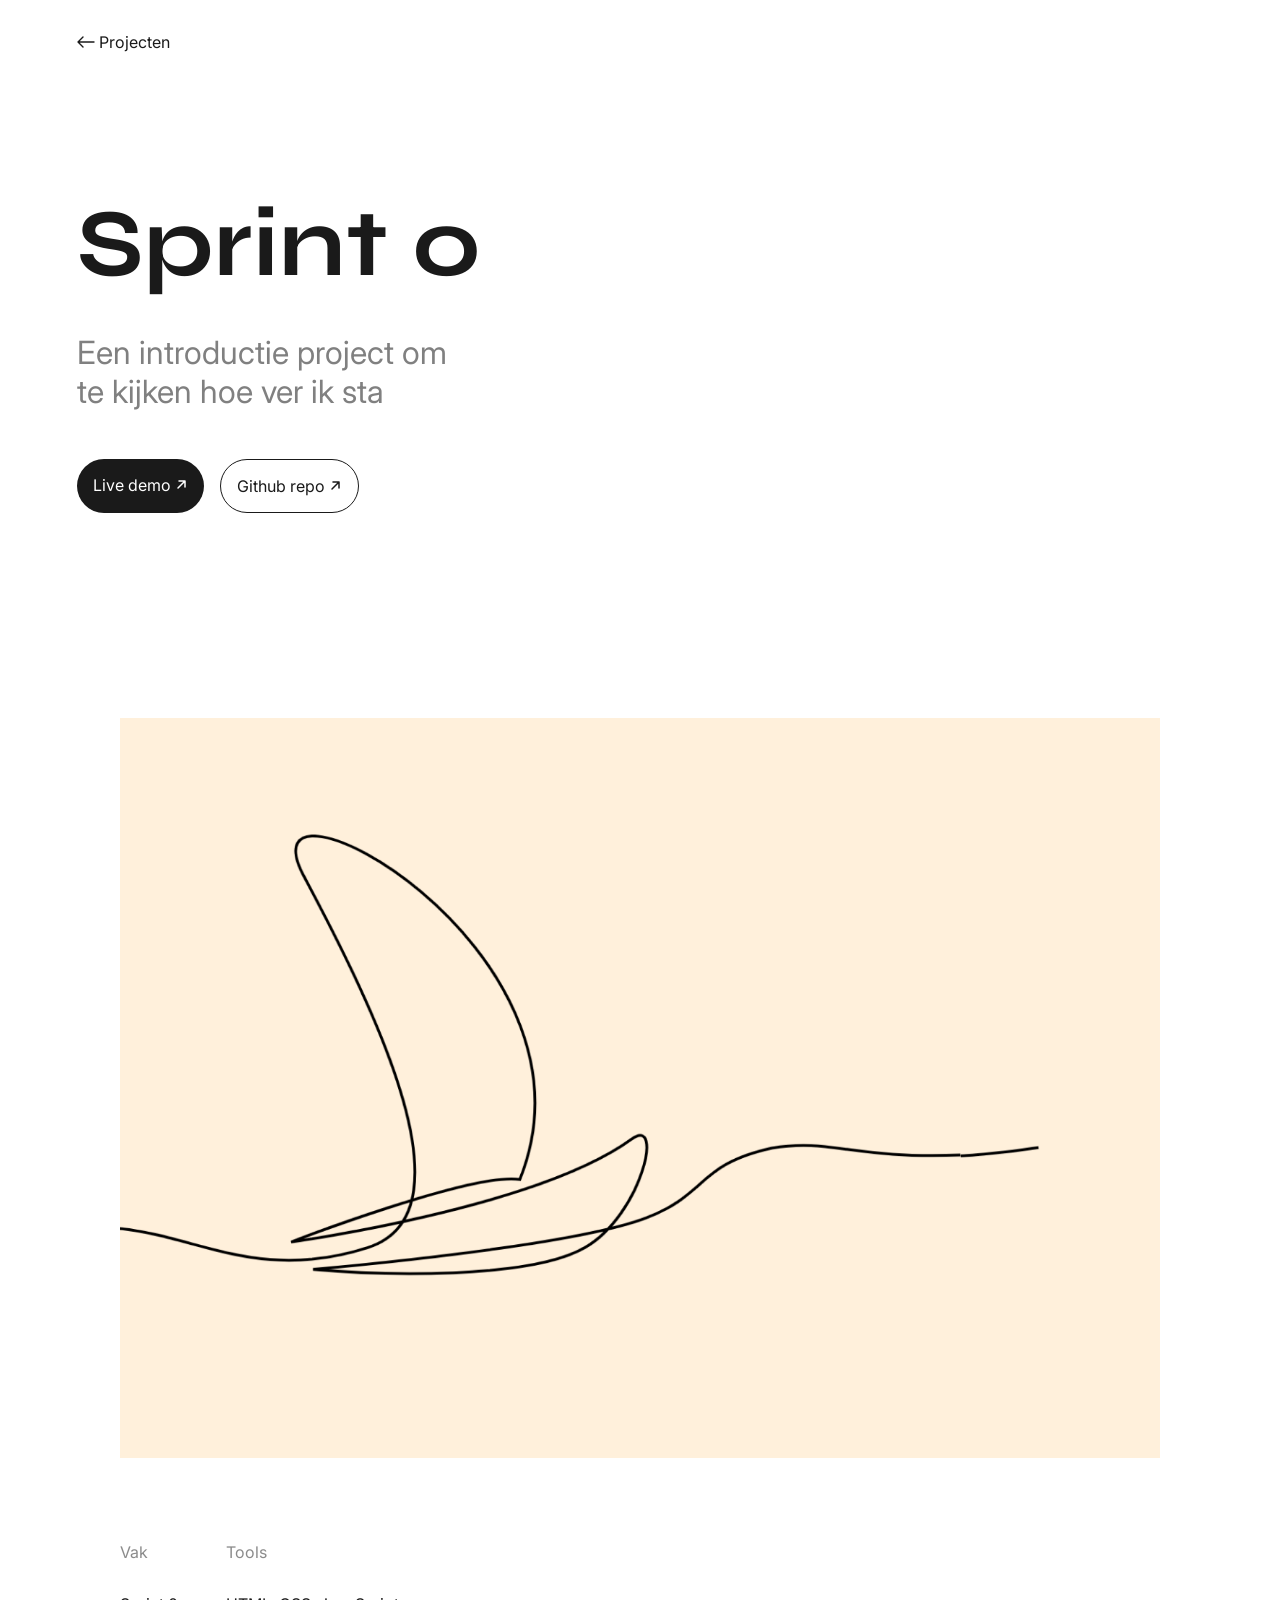
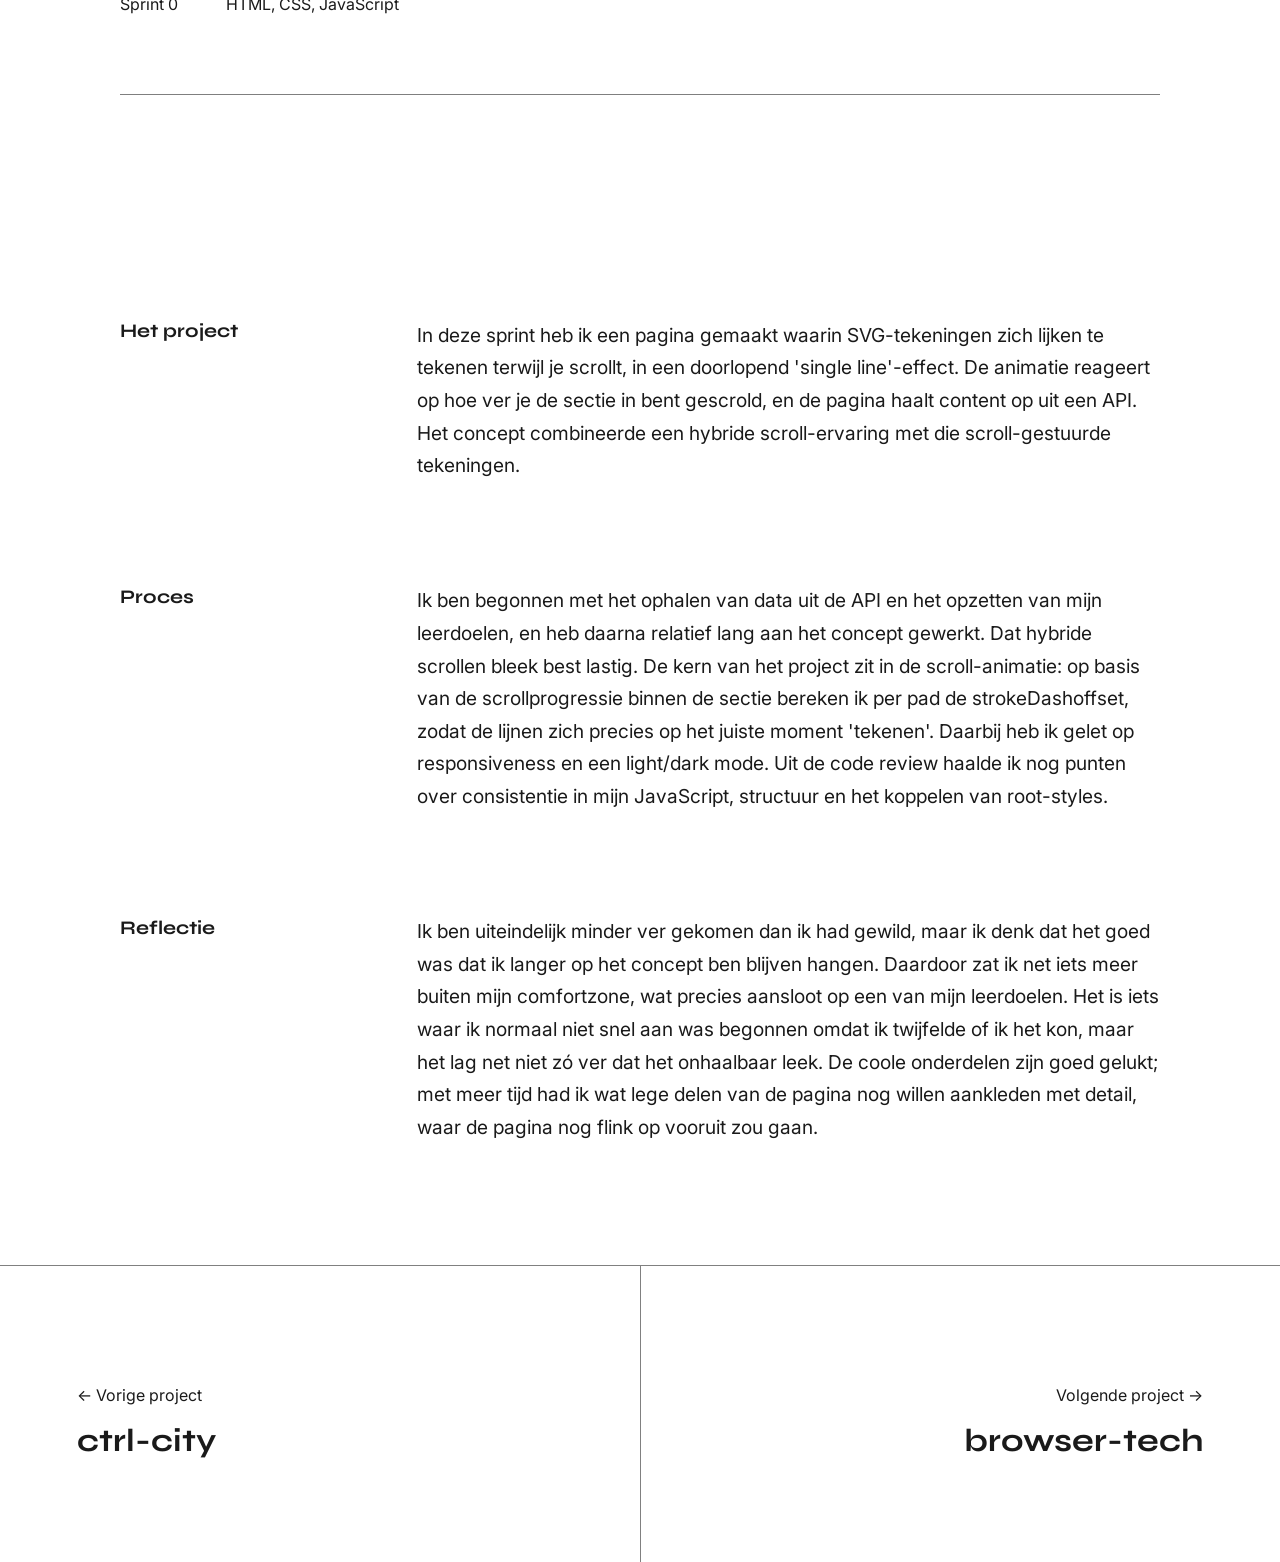
<file: pages/sprint.html>
<!DOCTYPE html>
<html lang="en">
<head>
    <meta charset="UTF-8">
    <meta name="viewport" content="width=device-width, initial-scale=1.0">
    <title>Sprint 0</title>

    <link rel="stylesheet" href="../styles/detail.css">
</head>
<body data-project="sprint-0">
    <nav>
        <a href="../index.html">
            <svg width="18" height="12" viewBox="0 0 18 12" fill="none"><path d="M6 1 1 6l5 5M1 6h16" stroke="currentColor" stroke-width="1.4" stroke-linecap="round" stroke-linejoin="round"/></svg>
            Projecten
        </a>
    </nav>

    <section class="hero">
        <h1>Sprint 0</h1>
        <p>Een introductie project om te kijken hoe ver ik sta</p>
        <div>
            <a href="https://sennahoving.github.io/Web-Design-Development/">Live demo <svg class="arrow" width="13" height="13" viewBox="0 0 13 13" fill="none"><path d="M3 10 10 3M4 3h6v6" stroke="currentColor" stroke-width="1.5" stroke-linecap="round" stroke-linejoin="round"/></svg></a>
            <a href="https://github.com/SennaHoving/Web-Design-Development">Github repo <svg class="arrow" width="13" height="13" viewBox="0 0 13 13" fill="none"><path d="M3 10 10 3M4 3h6v6" stroke="currentColor" stroke-width="1.5" stroke-linecap="round" stroke-linejoin="round"/></svg></a>
        </div>
    </section>

    <section class="intro">
        <img src="../assets/nul1.png" alt="Sprint 0">
        <div>
            <div>
                <p>Vak</p>
                <p>Sprint 0</p>
            </div>
            <div>
                <p>Tools</p>
                <p>HTML, CSS, JavaScript</p>
            </div>
        </div>
    </section>

    <section>
        <div>
            <h2>Het project</h2>
            <div>
                <p>In deze sprint heb ik een pagina gemaakt waarin SVG-tekeningen zich lijken te tekenen terwijl je scrollt, in een doorlopend 'single line'-effect. De animatie reageert op hoe ver je de sectie in bent gescrold, en de pagina haalt content op uit een API. Het concept combineerde een hybride scroll-ervaring met die scroll-gestuurde tekeningen.</p>
            </div>
        </div>

        <div>
            <h2>Proces</h2>
            <div>
                <p>Ik ben begonnen met het ophalen van data uit de API en het opzetten van mijn leerdoelen, en heb daarna relatief lang aan het concept gewerkt. Dat hybride scrollen bleek best lastig. De kern van het project zit in de scroll-animatie: op basis van de scrollprogressie binnen de sectie bereken ik per pad de strokeDashoffset, zodat de lijnen zich precies op het juiste moment 'tekenen'. Daarbij heb ik gelet op responsiveness en een light/dark mode. Uit de code review haalde ik nog punten over consistentie in mijn JavaScript, structuur en het koppelen van root-styles.</p>
            </div>
        </div>

        <div>
            <h2>Reflectie</h2>
            <div>
                <p>Ik ben uiteindelijk minder ver gekomen dan ik had gewild, maar ik denk dat het goed was dat ik langer op het concept ben blijven hangen. Daardoor zat ik net iets meer buiten mijn comfortzone, wat precies aansloot op een van mijn leerdoelen. Het is iets waar ik normaal niet snel aan was begonnen omdat ik twijfelde of ik het kon, maar het lag net niet zó ver dat het onhaalbaar leek. De coole onderdelen zijn goed gelukt; met meer tijd had ik wat lege delen van de pagina nog willen aankleden met detail, waar de pagina nog flink op vooruit zou gaan.</p>
            </div>
        </div>
    </section>

    <footer>
        <a id="previous-project">
            <p>
                &larr;
                Vorige project
            </p>
            <h3></h3>
        </a>
        <a id="next-project">
            <p>
                Volgende project
                &rarr;
            </p>
            <h3></h3>
        </a>
    </footer>

    <script src="../scripts/project.js"></script>
</body>
</html>
</file>
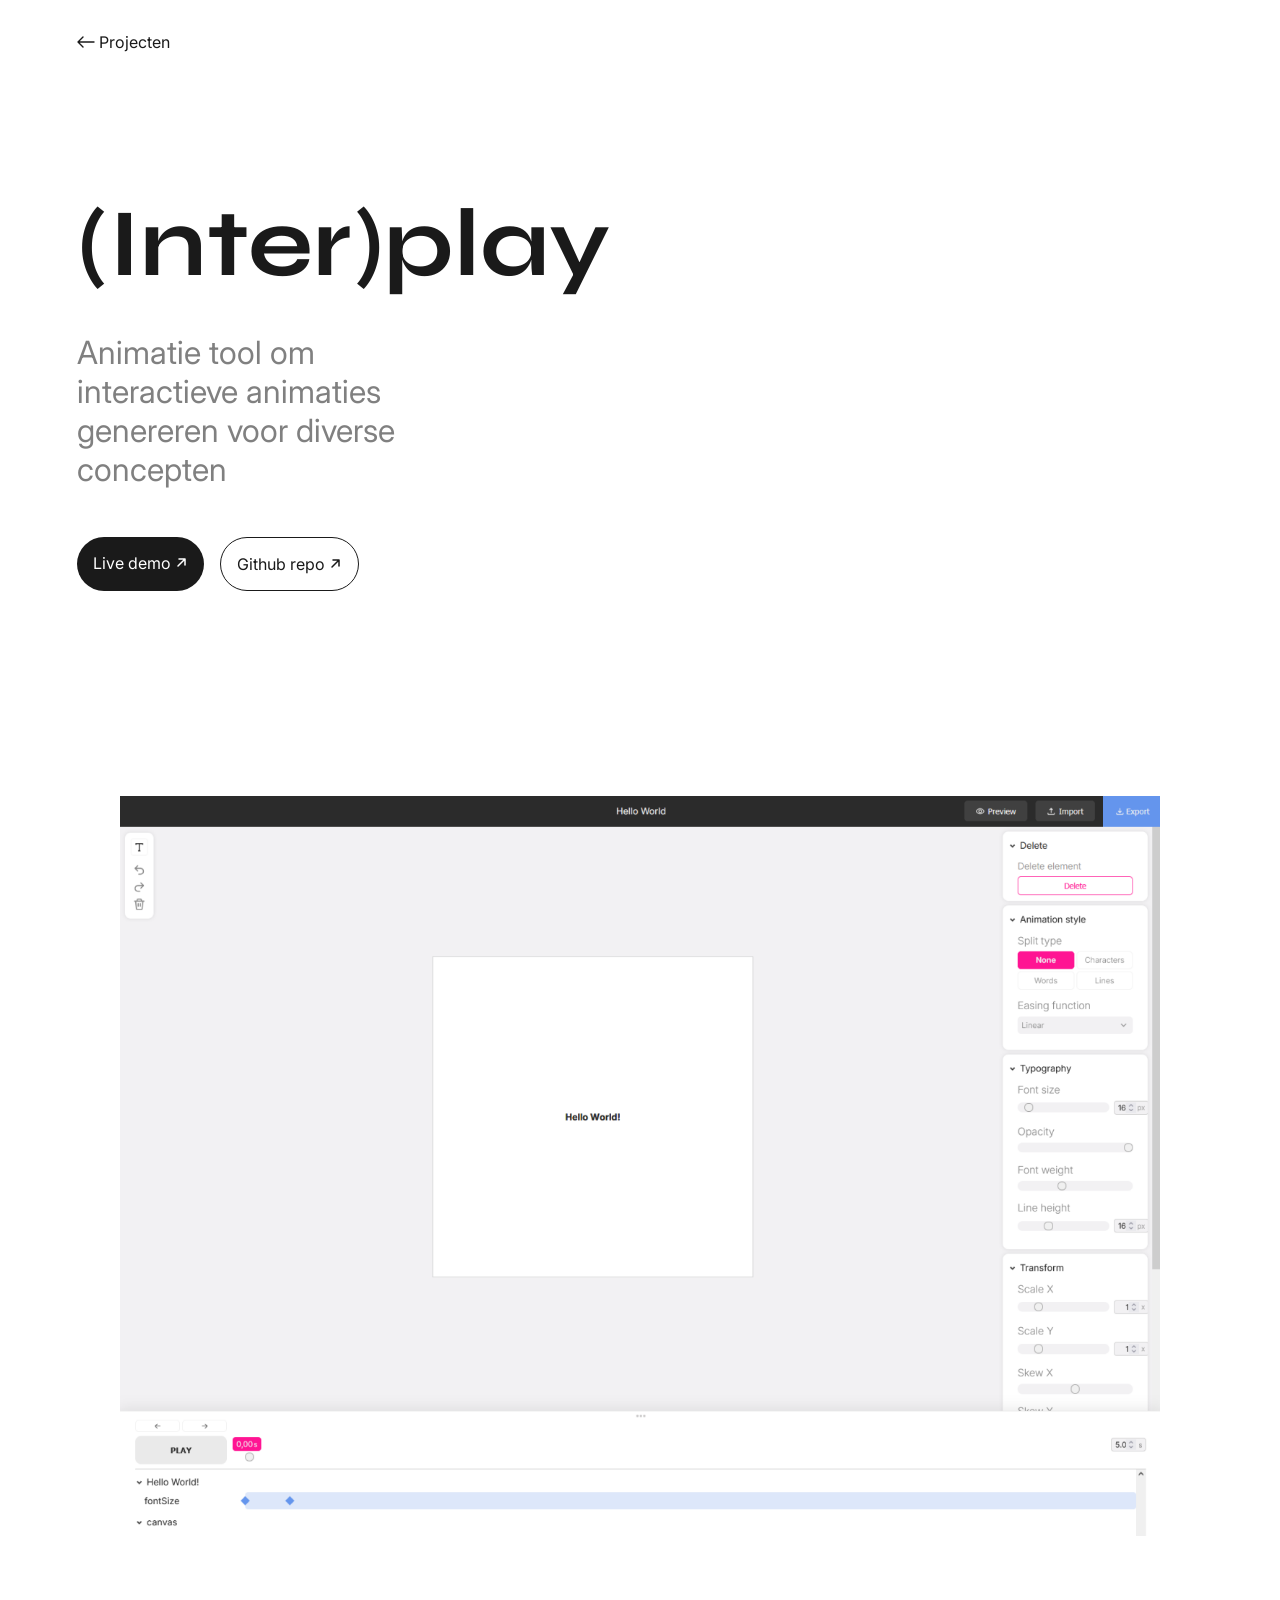
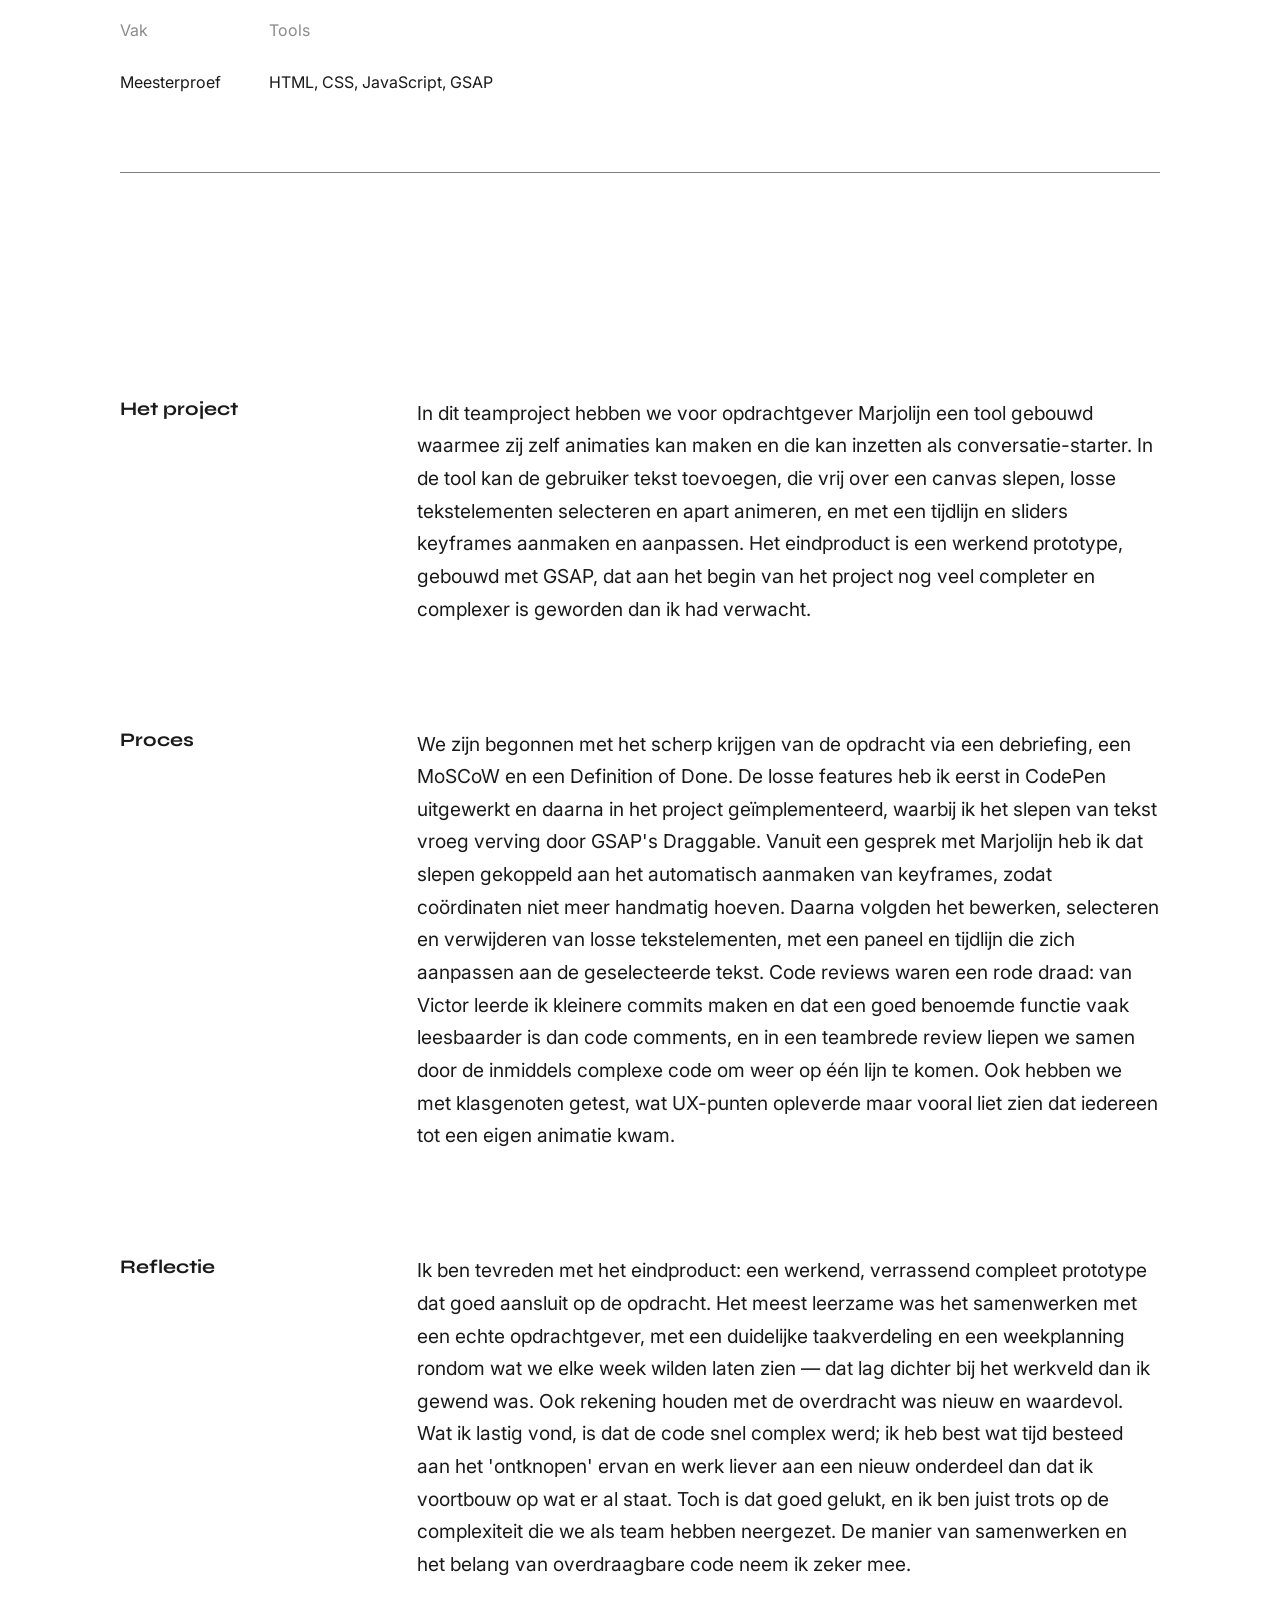
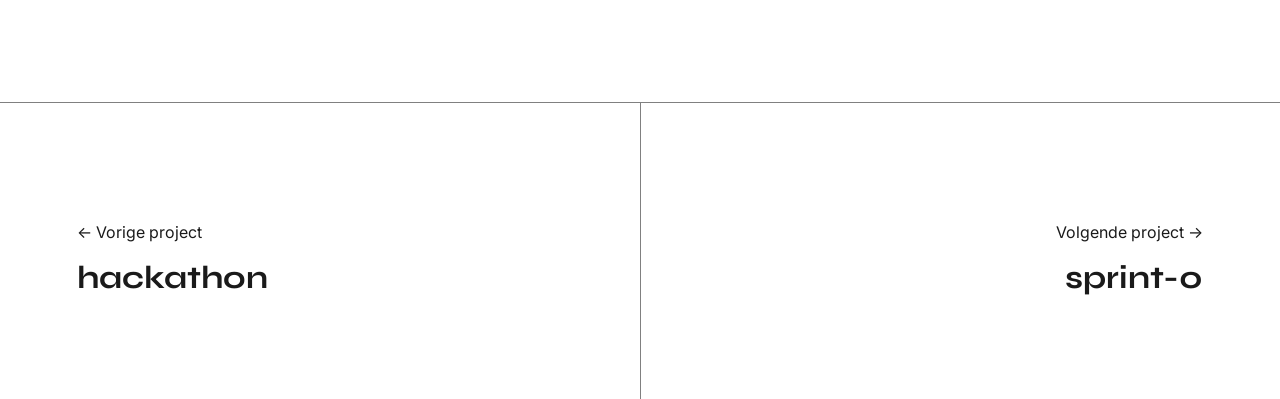
<file: pages/tool.html>
<!DOCTYPE html>
<html lang="en">
<head>
    <meta charset="UTF-8">
    <meta name="viewport" content="width=device-width, initial-scale=1.0">
    <title>(Inter)play</title>

    <link rel="stylesheet" href="../styles/detail.css">
</head>
<body data-project="ctrl-city">
    <nav>
        <a href="../index.html">
            <svg width="18" height="12" viewBox="0 0 18 12" fill="none"><path d="M6 1 1 6l5 5M1 6h16" stroke="currentColor" stroke-width="1.4" stroke-linecap="round" stroke-linejoin="round"/></svg>
            Projecten
        </a>
    </nav>

    <section class="hero">
        <h1>(Inter)play</h1>
        <p>Animatie tool om interactieve animaties genereren voor diverse concepten</p>
        <div>
            <a href="https://mwdd-ctrl-city.github.io/animation-tool/">Live demo <svg class="arrow" width="13" height="13" viewBox="0 0 13 13" fill="none"><path d="M3 10 10 3M4 3h6v6" stroke="currentColor" stroke-width="1.5" stroke-linecap="round" stroke-linejoin="round"/></svg></a>
            <a href="https://github.com/mwdd-ctrl-city/animation-tool">Github repo <svg class="arrow" width="13" height="13" viewBox="0 0 13 13" fill="none"><path d="M3 10 10 3M4 3h6v6" stroke="currentColor" stroke-width="1.5" stroke-linecap="round" stroke-linejoin="round"/></svg></a>
        </div>
    </section>

    <section class="intro">
        <img src="../assets/tool-light.png" alt="(Inter)play">
        <div>
            <div>
                <p>Vak</p>
                <p>Meesterproef</p>
            </div>
            <div>
                <p>Tools</p>
                <p>HTML, CSS, JavaScript, GSAP</p>
            </div>
        </div>
    </section>

    <section>
        <div>
            <h2>Het project</h2>
            <div>
                <p>In dit teamproject hebben we voor opdrachtgever Marjolijn een tool gebouwd waarmee zij zelf animaties kan maken en die kan inzetten als conversatie-starter. In de tool kan de gebruiker tekst toevoegen, die vrij over een canvas slepen, losse tekstelementen selecteren en apart animeren, en met een tijdlijn en sliders keyframes aanmaken en aanpassen. Het eindproduct is een werkend prototype, gebouwd met GSAP, dat aan het begin van het project nog veel completer en complexer is geworden dan ik had verwacht.</p>
            </div>
        </div>

        <div>
            <h2>Proces</h2>
            <div>
                <p>We zijn begonnen met het scherp krijgen van de opdracht via een debriefing, een MoSCoW en een Definition of Done. De losse features heb ik eerst in CodePen uitgewerkt en daarna in het project geïmplementeerd, waarbij ik het slepen van tekst vroeg verving door GSAP's Draggable. Vanuit een gesprek met Marjolijn heb ik dat slepen gekoppeld aan het automatisch aanmaken van keyframes, zodat coördinaten niet meer handmatig hoeven. Daarna volgden het bewerken, selecteren en verwijderen van losse tekstelementen, met een paneel en tijdlijn die zich aanpassen aan de geselecteerde tekst.

                Code reviews waren een rode draad: van Victor leerde ik kleinere commits maken en dat een goed benoemde functie vaak leesbaarder is dan code comments, en in een teambrede review liepen we samen door de inmiddels complexe code om weer op één lijn te komen. Ook hebben we met klasgenoten getest, wat UX-punten opleverde maar vooral liet zien dat iedereen tot een eigen animatie kwam.</p>
            </div>
        </div>

        <div>
            <h2>Reflectie</h2>
            <div>
                <p>Ik ben tevreden met het eindproduct: een werkend, verrassend compleet prototype dat goed aansluit op de opdracht. Het meest leerzame was het samenwerken met een echte opdrachtgever, met een duidelijke taakverdeling en een weekplanning rondom wat we elke week wilden laten zien — dat lag dichter bij het werkveld dan ik gewend was. Ook rekening houden met de overdracht was nieuw en waardevol. Wat ik lastig vond, is dat de code snel complex werd; ik heb best wat tijd besteed aan het 'ontknopen' ervan en werk liever aan een nieuw onderdeel dan dat ik voortbouw op wat er al staat. Toch is dat goed gelukt, en ik ben juist trots op de complexiteit die we als team hebben neergezet. De manier van samenwerken en het belang van overdraagbare code neem ik zeker mee.</p>
            </div>
        </div>
    </section>

    <footer>
        <a id="previous-project">
            <p>
                &larr;
                Vorige project
            </p>
            <h3></h3>
        </a>
        <a id="next-project">
            <p>
                Volgende project
                &rarr;
            </p>
            <h3></h3>
        </a>
    </footer>

    <script src="../scripts/project.js"></script>
</body>
</html>
</file>
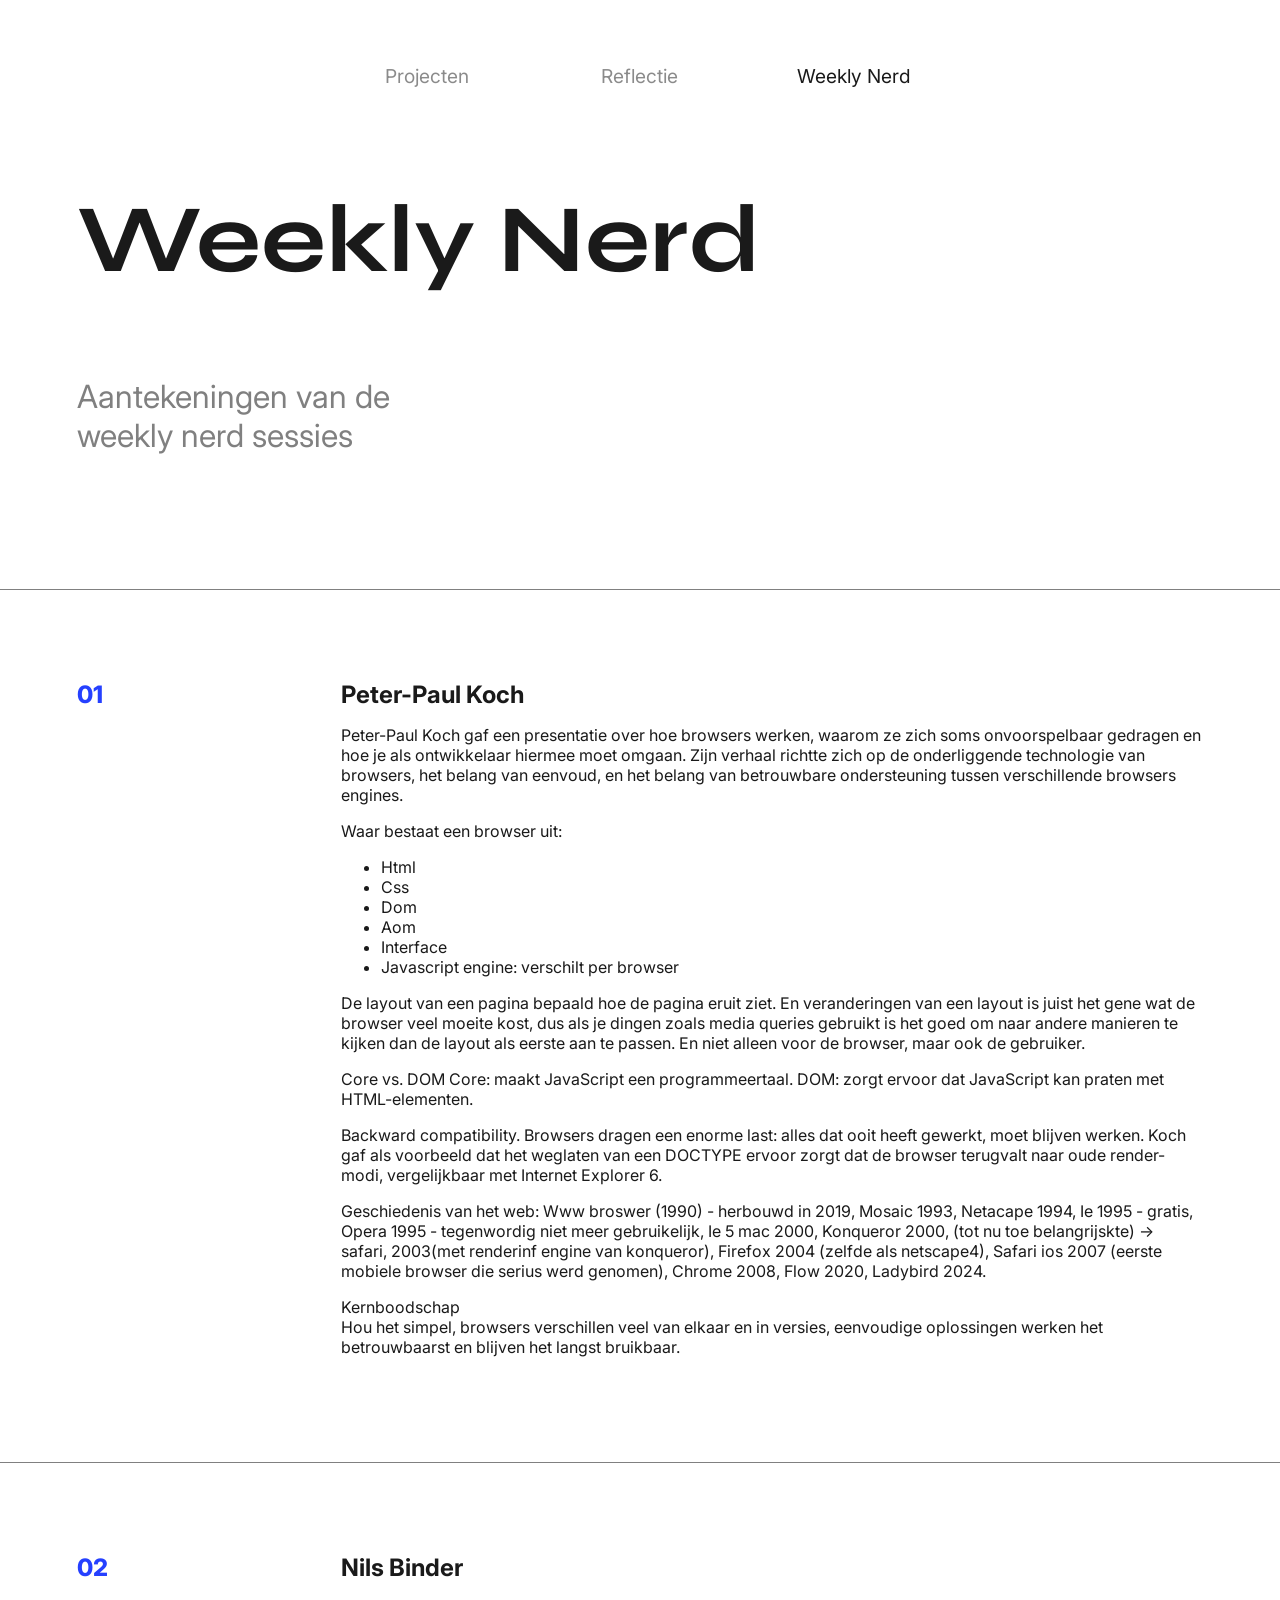
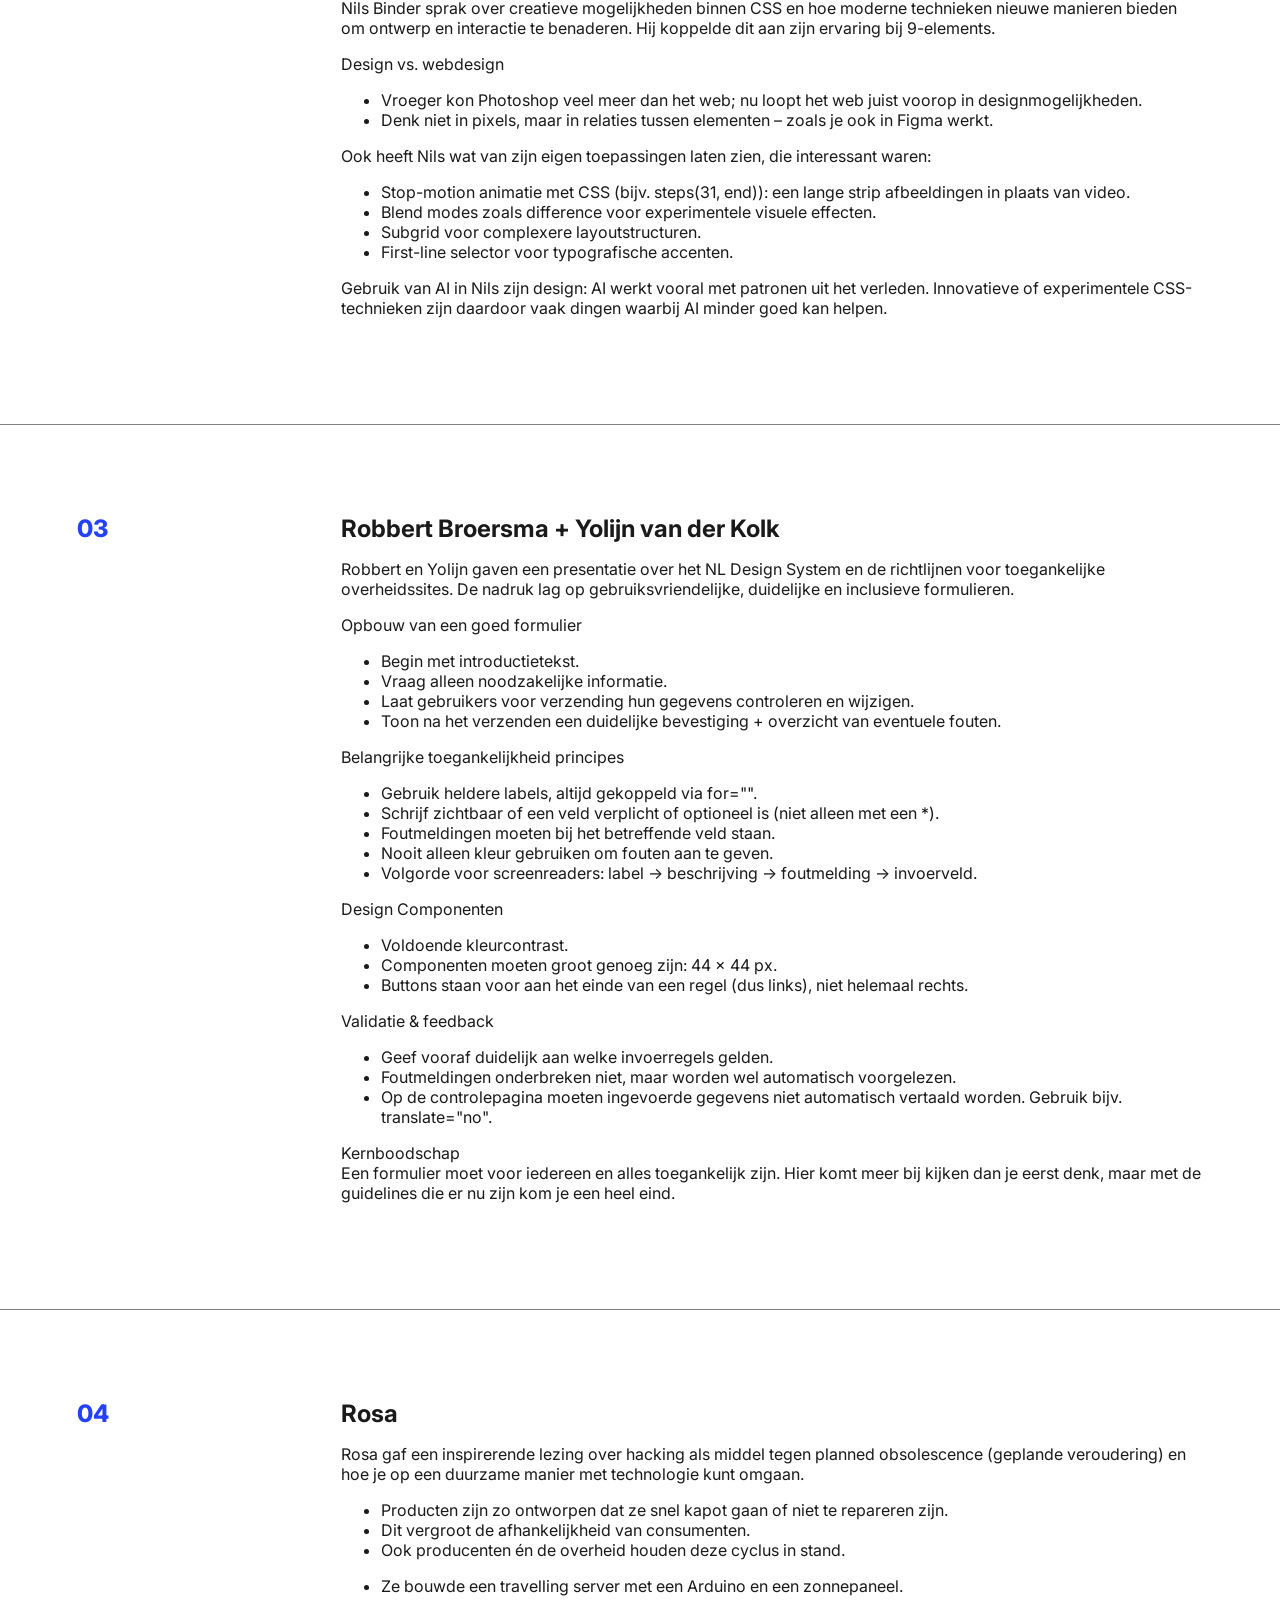
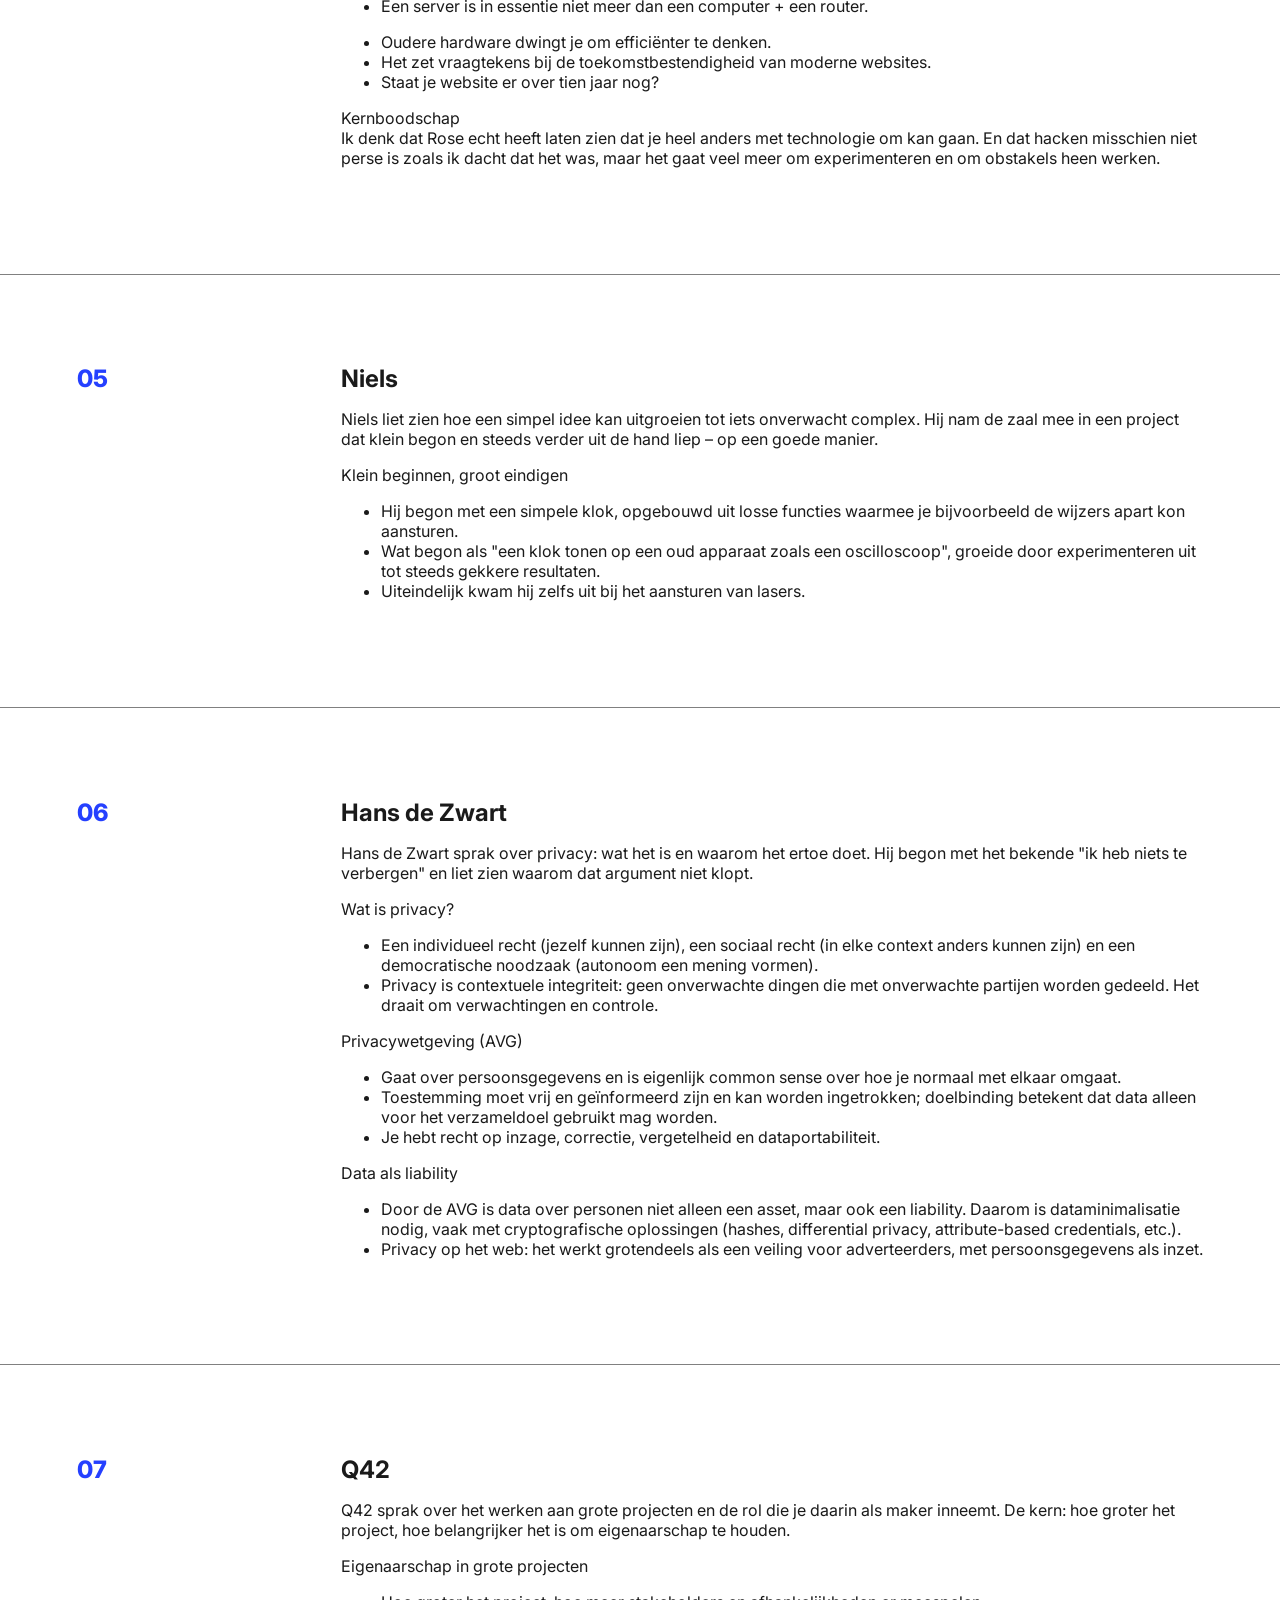
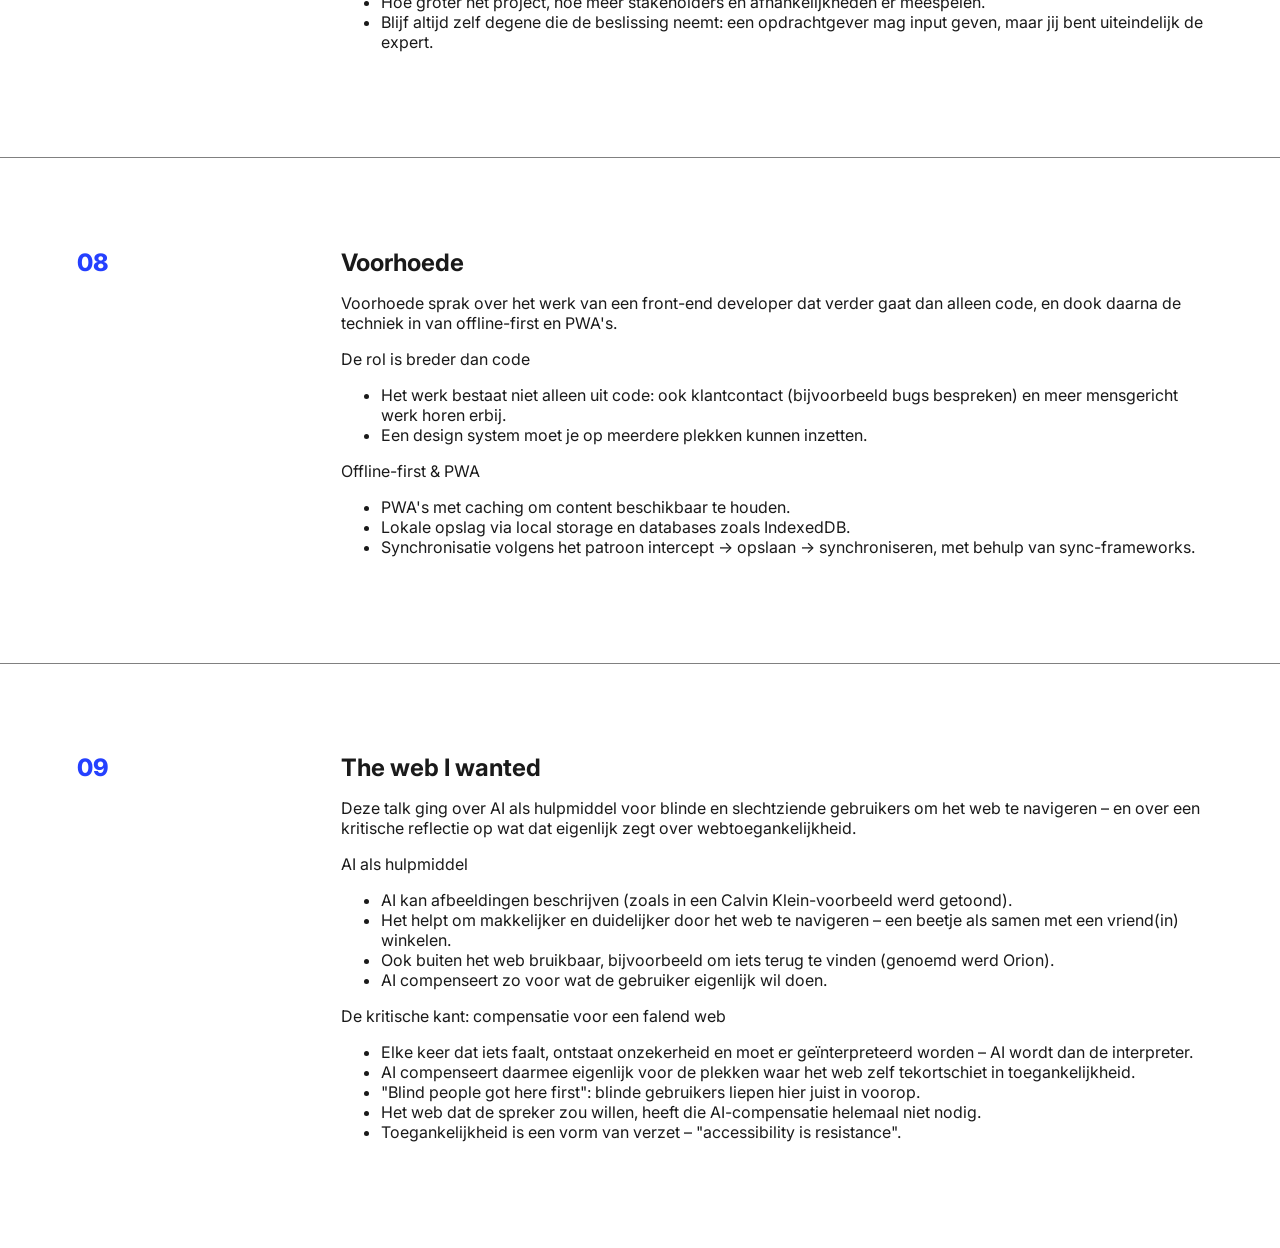
<file: pages/weekly-nerd.html>
<!DOCTYPE html>
<html lang="en">
<head>
    <meta charset="UTF-8">
    <meta name="viewport" content="width=device-width, initial-scale=1.0">
    <title>Weekly Nerd</title>

    <link rel="stylesheet" href="../styles/main.css">
</head>
<body>
    <main>
        <input type="checkbox" id="menu-toggle" class="menu-toggle">
        <label for="menu-toggle" class="hamburger"><span></span></label>
        
        <nav>
            <ul>
                <li><a  href="../index.html">Projecten</a></li>
                <li><a href="./reflectie.html">Reflectie</a></li>
                <li><a class="active-page" href="./weekly-nerd.html">Weekly Nerd</a></li>
            </ul>
            <!-- <div>
                <input type="checkbox" id="theme">
                <label for="theme"></label>
            </div> -->
        </nav>

        <section class="hero">
            <h1>Weekly Nerd</h1>
            <p>Aantekeningen van de weekly nerd sessies</p>
        </section>

        <section class="spreker">
            <span>01</span>
            <div>
                <h2>Peter-Paul Koch</h2>
                <p>Peter-Paul Koch gaf een presentatie over hoe browsers werken, waarom ze zich soms onvoorspelbaar gedragen en hoe je als ontwikkelaar hiermee moet omgaan. Zijn verhaal richtte zich op de onderliggende technologie van browsers, het belang van eenvoud, en het belang van betrouwbare ondersteuning tussen verschillende browsers engines. </p>

                <div>
                    <p>Waar bestaat een browser uit: 
                        <ul>
                            <li>Html</li>
                            <li>Css</li>
                            <li>Dom</li>
                            <li>Aom</li>
                            <li>Interface</li>
                            <li>Javascript engine: verschilt per browser</li>
                        </ul>
                    </p>
                </div>

                <p>De layout van een pagina bepaald hoe de pagina eruit ziet. En veranderingen van een layout is juist het gene wat de browser veel moeite kost, dus als je dingen zoals media queries gebruikt is het goed om naar andere manieren te kijken dan de layout als eerste aan te passen. En niet alleen voor de browser, maar ook de gebruiker. </p>

                <p>Core vs. DOM
                Core: maakt JavaScript een programmeertaal.
                DOM: zorgt ervoor dat JavaScript kan praten met HTML-elementen.</p>


                <p>Backward compatibility. Browsers dragen een enorme last: alles dat ooit heeft gewerkt, moet blijven werken. Koch gaf als voorbeeld dat het weglaten van een DOCTYPE ervoor zorgt dat de browser terugvalt naar oude render-modi, vergelijkbaar met Internet Explorer 6.</p>

                <p>Geschiedenis van het web: Www broswer (1990) - herbouwd in 2019, Mosaic 1993, Netacape 1994, Ie 1995 - gratis, Opera 1995 - tegenwordig niet meer gebruikelijk, Ie 5 mac 2000, Konqueror 2000, (tot nu toe belangrijskte) -> safari, 2003(met renderinf engine van konqueror), Firefox 2004 (zelfde als netscape4), Safari ios 2007 (eerste mobiele browser die serius werd genomen), Chrome 2008, Flow 2020, Ladybird 2024.</p>

                <p>Kernboodschap<br>Hou het simpel, browsers verschillen veel van elkaar en in versies, eenvoudige oplossingen werken het betrouwbaarst en blijven het langst bruikbaar.</p>
            </div>
        </section>

        <section class="spreker">
            <span>02</span>
            <div>
                <h2>Nils Binder</h2>
                <p>Nils Binder sprak over creatieve mogelijkheden binnen CSS en hoe moderne technieken nieuwe manieren bieden om ontwerp en interactie te benaderen. Hij koppelde dit aan zijn ervaring bij 9-elements. </p>
                <div><p>Design vs. webdesign
                    <ul>
                        <li>Vroeger kon Photoshop veel meer dan het web; nu loopt het web juist voorop in designmogelijkheden.</li>
                        <li>Denk niet in pixels, maar in relaties tussen elementen – zoals je ook in Figma werkt.</li>
                    </ul>
                </p></div>
                <div><p>Ook heeft Nils wat van zijn eigen toepassingen laten zien, die interessant waren: 
                    <ul>
                        <li>Stop-motion animatie met CSS (bijv. steps(31, end)): een lange strip afbeeldingen in plaats van video.</li>
                        <li>Blend modes zoals difference voor experimentele visuele effecten.</li>
                        <li>Subgrid voor complexere layoutstructuren.</li>
                        <li>First-line selector voor typografische accenten.</li>
                    </ul>
                </p></div>
                <p>Gebruik van AI in Nils zijn design: AI werkt vooral met patronen uit het verleden. Innovatieve of experimentele CSS-technieken zijn daardoor vaak dingen waarbij AI minder goed kan helpen.</p>
            </div>
        </section>
        
        <section class="spreker">
            <span>03</span>
            <div>
                <h2>Robbert Broersma + Yolijn van der Kolk</h2>
                <p>Robbert en Yolijn gaven een presentatie over het NL Design System en de richtlijnen voor toegankelijke overheidssites. De nadruk lag op gebruiksvriendelijke, duidelijke en inclusieve formulieren. </p>
                <div><p>
                    Opbouw van een goed formulier
                    <ul>
                        <li>Begin met introductietekst.</li>
                        <li>Vraag alleen noodzakelijke informatie.</li>
                        <li>Laat gebruikers voor verzending hun gegevens controleren en wijzigen.</li>
                        <li>Toon na het verzenden een duidelijke bevestiging + overzicht van eventuele fouten.</li>
                    </ul>
                </p></div>
                <div><p>
                    Belangrijke toegankelijkheid principes
                    <ul>
                        <li>Gebruik heldere labels, altijd gekoppeld via for="".</li>
                        <li>Schrijf zichtbaar of een veld verplicht of optioneel is (niet alleen met een *).</li>
                        <li>Foutmeldingen moeten bij het betreffende veld staan.</li>
                        <li>Nooit alleen kleur gebruiken om fouten aan te geven.</li>
                        <li>Volgorde voor screenreaders: label → beschrijving → foutmelding → invoerveld.</li>
                    </ul>
                </p></div>
                <div><p>
                    Design Componenten
                    <ul>
                        <li>Voldoende kleurcontrast.</li>
                        <li>Componenten moeten groot genoeg zijn: 44 × 44 px.</li>
                        <li>Buttons staan voor aan het einde van een regel (dus links), niet helemaal rechts.</li>
                    </ul>
                </p></div>
                <div><p>
                    Validatie & feedback
                    <ul>
                        <li>Geef vooraf duidelijk aan welke invoerregels gelden.</li>
                        <li>Foutmeldingen onderbreken niet, maar worden wel automatisch voorgelezen.</li>
                        <li>Op de controlepagina moeten ingevoerde gegevens niet automatisch vertaald worden. Gebruik bijv. translate="no".</li>
                    </ul>
                </p></div>
                <p><span>Kernboodschap</span><br>Een formulier moet voor iedereen en alles toegankelijk zijn. Hier komt meer bij kijken dan je eerst denk, maar met de guidelines die er nu zijn kom je een heel eind.</p>
            </div>
        </section>

        <section class="spreker">
            <span>04</span>
            <div>
                <h2>Rosa</h2>
                <p>Rosa gaf een inspirerende lezing over hacking als middel tegen planned obsolescence (geplande veroudering) en hoe je op een duurzame manier met technologie kunt omgaan. </p>
                <div><p>
                    <ul>
                        <li>Producten zijn zo ontworpen dat ze snel kapot gaan of niet te repareren zijn.</li>
                        <li>Dit vergroot de afhankelijkheid van consumenten.</li>
                        <li>Ook producenten én de overheid houden deze cyclus in stand.</li>
                    </ul>
                </p></div>
                <div><p>
                    <ul>
                        <li>Ze bouwde een travelling server met een Arduino en een zonnepaneel.</li>
                        <li>Een server is in essentie niet meer dan een computer + een router.</li>
                    </ul>
                </p></div>
                <div><p>
                    <ul>
                        <li>Oudere hardware dwingt je om efficiënter te denken.</li>
                        <li>Het zet vraagtekens bij de toekomstbestendigheid van moderne websites.</li>
                        <li>Staat je website er over tien jaar nog?</li>
                    </ul>
                </p></div>
                <p>
                    <span>Kernboodschap</span><br>Ik denk dat Rose echt heeft laten zien dat je heel anders met technologie om kan gaan. En dat hacken misschien niet perse is zoals ik dacht dat het was, maar het gaat veel meer om experimenteren en om obstakels heen werken. 
                </p>
            </div>
        </section>
        <section class="spreker">
            <span>05</span>
            <div>
                <h2>Niels</h2>
                <p>Niels liet zien hoe een simpel idee kan uitgroeien tot iets onverwacht complex. Hij nam de zaal mee in een project dat klein begon en steeds verder uit de hand liep – op een goede manier.</p>
                <div><p>Klein beginnen, groot eindigen
                    <ul>
                        <li>Hij begon met een simpele klok, opgebouwd uit losse functies waarmee je bijvoorbeeld de wijzers apart kon aansturen.</li>
                        <li>Wat begon als "een klok tonen op een oud apparaat zoals een oscilloscoop", groeide door experimenteren uit tot steeds gekkere resultaten.</li>
                        <li>Uiteindelijk kwam hij zelfs uit bij het aansturen van lasers.</li>
                    </ul>
                </p></div>
            </div>
        </section>
        <section class="spreker">
            <span>06</span>
            <div>
                <h2>Hans de Zwart</h2>
                <p>Hans de Zwart sprak over privacy: wat het is en waarom het ertoe doet. Hij begon met het bekende "ik heb niets te verbergen" en liet zien waarom dat argument niet klopt.</p>
                <div><p>Wat is privacy?
                    <ul>
                        <li>Een individueel recht (jezelf kunnen zijn), een sociaal recht (in elke context anders kunnen zijn) en een democratische noodzaak (autonoom een mening vormen).</li>
                        <li>Privacy is contextuele integriteit: geen onverwachte dingen die met onverwachte partijen worden gedeeld. Het draait om verwachtingen en controle.</li>
                    </ul>
                </p></div>
                <div><p>Privacywetgeving (AVG)
                    <ul>
                        <li>Gaat over persoonsgegevens en is eigenlijk common sense over hoe je normaal met elkaar omgaat.</li>
                        <li>Toestemming moet vrij en geïnformeerd zijn en kan worden ingetrokken; doelbinding betekent dat data alleen voor het verzameldoel gebruikt mag worden.</li>
                        <li>Je hebt recht op inzage, correctie, vergetelheid en dataportabiliteit.</li>
                    </ul>
                </p></div>
                <div><p>Data als liability
                    <ul>
                        <li>Door de AVG is data over personen niet alleen een asset, maar ook een liability. Daarom is dataminimalisatie nodig, vaak met cryptografische oplossingen (hashes, differential privacy, attribute-based credentials, etc.).</li>
                        <li>Privacy op het web: het werkt grotendeels als een veiling voor adverteerders, met persoonsgegevens als inzet.</li>
                    </ul>
                </p></div>
            </div>
        </section>
        <section class="spreker">
            <span>07</span>
            <div>
                <h2>Q42</h2>
                <p>Q42 sprak over het werken aan grote projecten en de rol die je daarin als maker inneemt. De kern: hoe groter het project, hoe belangrijker het is om eigenaarschap te houden.</p>
                <div><p>Eigenaarschap in grote projecten
                    <ul>
                        <li>Hoe groter het project, hoe meer stakeholders en afhankelijkheden er meespelen.</li>
                        <li>Blijf altijd zelf degene die de beslissing neemt: een opdrachtgever mag input geven, maar jij bent uiteindelijk de expert.</li>
                    </ul>
                </p></div>
            </div>
        </section>
        <section class="spreker">
            <span>08</span>
            <div>
                <h2>Voorhoede</h2>
                <p>Voorhoede sprak over het werk van een front-end developer dat verder gaat dan alleen code, en dook daarna de techniek in van offline-first en PWA's.</p>
                <div><p>De rol is breder dan code
                    <ul>
                        <li>Het werk bestaat niet alleen uit code: ook klantcontact (bijvoorbeeld bugs bespreken) en meer mensgericht werk horen erbij.</li>
                        <li>Een design system moet je op meerdere plekken kunnen inzetten.</li>
                    </ul>
                </p></div>
                <div><p>Offline-first & PWA
                    <ul>
                        <li>PWA's met caching om content beschikbaar te houden.</li>
                        <li>Lokale opslag via local storage en databases zoals IndexedDB.</li>
                        <li>Synchronisatie volgens het patroon intercept → opslaan → synchroniseren, met behulp van sync-frameworks.</li>
                    </ul>
                </p></div>
            </div>
        </section>
        <section class="spreker">
            <span>09</span>
            <div>
                <h2>The web I wanted<!-- naam spreker invullen --></h2>
                <p>Deze talk ging over AI als hulpmiddel voor blinde en slechtziende gebruikers om het web te navigeren – en over een kritische reflectie op wat dat eigenlijk zegt over webtoegankelijkheid.</p>
                <div><p>AI als hulpmiddel
                    <ul>
                        <li>AI kan afbeeldingen beschrijven (zoals in een Calvin Klein-voorbeeld werd getoond).</li>
                        <li>Het helpt om makkelijker en duidelijker door het web te navigeren – een beetje als samen met een vriend(in) winkelen.</li>
                        <li>Ook buiten het web bruikbaar, bijvoorbeeld om iets terug te vinden (genoemd werd Orion).</li>
                        <li>AI compenseert zo voor wat de gebruiker eigenlijk wil doen.</li>
                    </ul>
                </p></div>
                <div><p>De kritische kant: compensatie voor een falend web
                    <ul>
                        <li>Elke keer dat iets faalt, ontstaat onzekerheid en moet er geïnterpreteerd worden – AI wordt dan de interpreter.</li>
                        <li>AI compenseert daarmee eigenlijk voor de plekken waar het web zelf tekortschiet in toegankelijkheid.</li>
                        <li>"Blind people got here first": blinde gebruikers liepen hier juist in voorop.</li>
                        <li>Het web dat de spreker zou willen, heeft die AI-compensatie helemaal niet nodig.</li>
                        <li>Toegankelijkheid is een vorm van verzet – "accessibility is resistance".</li>
                    </ul>
                </p></div>
            </div>
        </section>
    </main>
</body>
</html>
</file>
<file: styles/main.css>
@import url('https://fonts.googleapis.com/css2?family=Syne:wght@400..800&display=swap');
@import url('https://fonts.googleapis.com/css2?family=Inter:ital,opsz,wght@0,14..32,100..900;1,14..32,100..900&display=swap');

:root {
    color-scheme: light dark;

    --media-breakpoint-s: 480px; 
    --media-breakpoint-m: 768px; 
    --media-breakpoint-l: 1200px; 
    --media-breakpoint-xl: 1440px;

    --color-primary: white; 
    --color-secondary: #1a1a1a; 
    --color-accent: #2540FF; 
    --color-shadow: rgba(0,0,0,.45); 
}

@media (prefers-color-scheme: dark) {
    :root {
        --color-primary: #1a1a1a;
        --color-secondary: white;
        --color-accent: #2540FF; 
        --color-shadow: rgba(255,255,255,.45);
    }
}

body {
    background-color: var(--color-primary); 
    color: var(--color-secondary); 
    font-family: "inter";
}

html, body {
    padding: 0; 
    margin: 0; 
    overflow-x: hidden; 

    &:has(.gallery) {
        overscroll-behavior: none;
        overflow: hidden; 
        position: fixed; 
        inset: 0;
    }
}

/* MARK: Nav */ 
.menu-toggle { 
    display: none; 
}

.hamburger   { 
    display: none; 
}

body nav {
    position: absolute; 
    top: 4rem; 
    width: 100%; 
    display: flex; 
    flex-direction: row; 
    justify-content: center;
    z-index: 10;
}

nav ul {
    list-style: none; 
    margin: 0; 
    padding: 0; 

    /* display: flex; 
    flex-direction: row; 
    gap: 10vw; 
    justify-content: center; */

    display: grid; 
    grid-template-columns: repeat(3, 1fr);
    width: 50vw; 
}

nav ul li {
    text-align: center; 
}

nav > div {
    position: absolute; 
    right: 4rem; 
    height: 100%; 
}

nav > div input {
    display: none;
}

nav > div label {
    display: block;
    width: 4rem;
    height: 2rem;
    background-color: var(--color-secondary);
    border-radius: 999em;
    position: relative; 
    cursor: pointer;
    transition: background-color 0.3s;
}

nav > div label::after {
    content: "";
    position: absolute;
    top: 0.3rem;
    left: 0.3rem;
    height: 1.4rem;
    width: 1.4rem;
    background-color: var(--color-primary);
    border-radius: 50%;
    transition: transform 0.3s, background-color 0.3s;
}

nav > div input:checked + label::after {
    transform: translateX(2rem);
}

nav ul a {
    text-decoration: none;
    color: var(--color-secondary);
    opacity: 0.5;

    font-size: 1.2em;
}

.active-page {
    opacity: 1;
}

/* MARK: mobile menu */ 
@media (max-width: 1200px) {
    body nav {
        background-color: var(--color-primary); 
        position: absolute; 
        top: 0; 
        bottom: 0; 
        right: 0; 
        width: 40vw;
        transform: translateX(100%);
        transition: transform 0.3s;

        @media (max-width: 756px) {
            width: 60vw;
        }

        @media (max-width: 480px) {
            width: 100vw;
        }
    }

    .menu-toggle:checked ~ nav {
        transform: translateX(0);
    }

    .hamburger {
        display: block;
        position: fixed;
        top: 2rem;
        right: 2rem;
        width: 2rem;
        height: 2rem;
        cursor: pointer;
        z-index: 20;            /* above the panel so it stays clickable */
    }

    /* span = top line, span::after = bottom line  →  '=' */
    .hamburger span {
        position: absolute;
        top: 50%;
        left: 50%;
        width: 1.5rem;
        height: 0.2rem;
        margin-left: -0.75rem;  /* centers horizontally */
        margin-top: -0.4rem;    /* lifts line 1 above center */
        background-color: var(--color-secondary);
        border-radius: 999px;
        transition: transform 0.3s;
    }
    .hamburger span::after {
        content: "";
        position: absolute;
        left: 0;
        top: 0.6rem;            /* line 2 sits below line 1 */
        width: 100%;
        height: 100%;
        background-color: inherit;
        border-radius: inherit;
        transition: transform 0.3s;
    }

    /* checked  →  'x' */
    .menu-toggle:checked ~ .hamburger span {
        transform: translateY(0.3rem) rotate(45deg);
    }
    .menu-toggle:checked ~ .hamburger span::after {
        transform: translateY(-0.6rem) rotate(90deg);
    }

    body nav ul {
        display: flex; 
        flex-direction: column; 
        gap: 5rem;
        margin: 7rem 2rem 0 0;   
        width: 100%; 
    }

    body nav ul li {
        text-align: end; 
    }

    body nav ul li a {
        font-size: 1.5em; 
    }

    nav > div {
        height: auto; 
        bottom: 5rem; 
    }
}

/* MARK: Title */
/* body main > div {
    position: fixed; 
    bottom: 4rem; 
    left: 4rem; 

    display: flex; 
    flex-direction: column; 
    gap: 0.5em;

    @media (max-width: 1200px) {
        position: fixed; 
        top: 4rem; 
        left: 4rem; 

        display: flex; 
        flex-direction: column; 
        gap: 0.5em;
    }
} 

body main > div h1, body main > div p {
    font-size: 1.3em; 
    font-weight: 400; 

    margin: 0; 
} */

/* MARK: Gallery */ 
.gallery {
    position: relative; 
    width: 100vw;
    height: 100vh; 
    overflow: hidden; 
    display: flex;
    align-items: center; 
}

.gallery h2 {
    position: fixed; 
    bottom: 4rem; 
    right: 4rem; 

    margin: 0; 
    padding: 0; 

    font-family: "syne";
    font-size: 2.5em;
    user-select: none;

    @media (max-width: 768px)  {
        font-size: 1.75em; 
    }

    @media (max-width: 480px)  {
        font-size: 1.25em; 
    }
}

.gallery div {
    position: absolute;
    top:50%; left:50%;

    perspective: 1050px;
    transform-style:preserve-3d;
}

.gallery a {
    position: absolute; 
    top: calc(25vh / -2); 
    left: calc(60vw / -2); 

    width: 60vw; 
    object-fit: contain;

    transition: transform .6s cubic-bezier(.22,.61,.36,1), opacity 0.5s;
    backface-visibility: hidden;

    user-select: none;

    /* temp */ 
    /* background-color: grey;  
    height: 25vh; */

    @media (min-width: 480px) {
        width: 50vw; 
        left: calc(50vw / -2); 
    }

    @media (min-width: 768px) {
        width: 37.5vw; 
        left: calc(37.5vw / -2); 
    }

    @media (min-width: 1200px) {
        width: 25vw; 
        left: calc(25vw / -2); 
    }

    @media (min-width: 1600px) {
        width: 20vw; 
        left: calc(20vw / -2); 
    }
}

.gallery a img {
    width: 100%;
    height: 100%; 
}

.dark-mode { 
    display: none; 
}

body:has(#theme:checked) .light-mode { 
    display: none; 
}

body:has(#theme:checked) .dark-mode { 
    display: block; 
}

.gallery .active {
    box-shadow:0 30px 60px -25px var(--color-shadow);
}

.gallery a:nth-of-type(1) {
    transform: translateX(-1300px) translateZ(400px) rotateY(34deg); 
    opacity: 0;
}

.gallery a:nth-of-type(2) {
    transform: translateX(-850px) translateZ(370px) rotateY(48deg); 

    @media (min-width: 1200px) {
        transform: translateX(-40vw) translateZ(370px) rotateY(48deg); 
    }

    @media (min-width: 2200px) {
        transform: translateX(-42vw) translateZ(370px) rotateY(48deg); 
    }
}

.gallery a:nth-of-type(3) {
    transform: translateX(-60vw) translateZ(-60px) rotateY(54deg); 
    
    @media (min-width: 480px) {
        transform: translateX(-50vw) translateZ(-60px) rotateY(54deg); 
    }

    @media (min-width: 768px) {
        transform: translateX(-40vw) translateZ(-60px) rotateY(54deg); 
    }

    @media (min-width: 1200px) {
        transform: translateX(-25vw) translateZ(-60px) rotateY(54deg); 
    }
}

.gallery a:nth-of-type(4) {
    transform: translateX(0px) translateZ(-300px) rotateY(0deg); 
}

.gallery a:nth-of-type(5) {
    transform: translateX(60vw) translateZ(-60px) rotateY(-54deg); 

    @media (min-width: 480px) {
        transform: translateX(50vw) translateZ(-60px) rotateY(-54deg); 
    }

    @media (min-width: 768px) {
        transform: translateX(40vw) translateZ(-60px) rotateY(-54deg); 
    }

    @media (min-width: 1200px) {
        transform: translateX(25vw) translateZ(-60px) rotateY(-54deg); 
    }
}

.gallery a:nth-of-type(6) {
    transform: translateX(850px) translateZ(370px) rotateY(-48deg); 

    @media (min-width: 1200px) {
        transform: translateX(40vw) translateZ(370px) rotateY(-48deg); 
    }

    @media (min-width: 2200px) {
        transform: translateX(42vw) translateZ(370px) rotateY(-48deg); 
    }
}

.gallery a:nth-of-type(7) {
    transform: translateX(1300px) translateZ(400px) rotateY(-34deg); 
    opacity: 0;
}

/* MARK: Reflection */ 
.hero {
    padding: clamp(56px,8vw,110px) clamp(24px,6vw,120px);
    max-width: max-content;
    margin: 0;
}

.hero h1 {
    font-family: 'syne';
    font-size: 6em;
}

.hero p {
    font-size: 2em;
    color: grey;
    max-width: 30vw;
}

/* MARK: reflectie */ 
.reflectie {
    max-width: 1100px;
    margin: clamp(56px,9vw,120px) auto;
    /* padding: clamp(24px,6vw,120px);  */

    display: flex; 
    flex-direction: column; 
    gap: 3rem; 

    @media (max-width: 1100px) {
        margin: clamp(56px,9vw,120px) clamp(24px,6vw,120px);
    }
}

body main:has(.reflectie) > section:nth-of-type(2) {
    padding-bottom: clamp(56px,9vw,120px); 
    border-bottom: 1px solid grey; 
}

.reflectie > div:first-of-type {
    display: grid;
    grid-template-columns: repeat(3,1fr);
    gap: 1em; 

    @media (max-width: 768px) {     
        grid-template-columns: 1fr; 
        grid-template-rows: repeat(3,1fr)
    }
}

.reflectie > div:first-of-type > div span {
    color: var(--color-accent);
    margin-bottom: 0.5em; 
    font-size: 1.5em; 
    font-weight: 800; 
}

.reflectie > div:first-of-type > div p {
    font-size: 1.2em; 
}

/* MARK: weekly nerd */ 
.spreker {
    max-width: 1160px;
    margin: 0 auto;
    padding: clamp(52px,7vw,96px) clamp(24px,6vw,120px);
    border-top: 1px solid grey; 
    display: grid;
    grid-template-columns: 200px 1fr;
    gap: clamp(24px,5vw,80px);
    position: relative; 

    @media (max-width: 1200px) {
        margin: clamp(56px,9vw,120px) clamp(24px,6vw,120px);
        grid-template-columns: 100px 1fr;
    }

    @media (max-width: 480px) {
        grid-template-columns: 1fr; 
        grid-template-rows: 100px 1fr; 
    }
}

.spreker > span {
    color: var(--color-accent);
    margin-bottom: 0.5em; 
    font-size: 1.5em; 
    font-weight: 800; 
    position: sticky; 
    height: min-content; 
    top: 0; 
}

.spreker h2 {
    margin: 0; 
}
</file>
<file: styles/detail.css>
@import url('https://fonts.googleapis.com/css2?family=Syne:wght@400..800&display=swap');
@import url('https://fonts.googleapis.com/css2?family=Inter:ital,opsz,wght@0,14..32,100..900;1,14..32,100..900&display=swap');

:root {
    color-scheme: light dark;

    --media-breakpoint-s: 480px; 
    --media-breakpoint-m: 768px; 
    --media-breakpoint-l: 1200px; 
    --media-breakpoint-xl: 1440px;

    --color-primary: white; 
    --color-secondary: #1a1a1a; 
    --color-accent: #2540FF; 
    --color-shadow: rgba(0,0,0,.45); 
}

@media (prefers-color-scheme: dark) {
    :root {
        --color-primary: #1a1a1a;
        --color-secondary: white;
        --color-accent: #2540FF; 
        --color-shadow: rgba(255,255,255,.45);
    }
}

body {
    font-family: "inter";
    margin: 0; 
    background-color: var(--color-primary); 
    color: var(--color-secondary); 
}

nav {
    padding: 2em clamp(24px,6vw,120px); 
}

nav a {
    text-decoration: none;
    color: var(--color-secondary);  
}

h1 {
    font-family: 'syne';
    font-size: 6em; 

    @media (max-width: 768px)  {
        font-size: 4em; 
    }

    @media (max-width: 480px)  {
        font-size: 3em; 
    }
}

section {
    max-width: 1040px;
    margin: 0 auto;
    padding: clamp(56px,8vw,110px) clamp(24px,6vw,120px);
}

h2 {
    font-size: 1.2em; 
    font-family: "syne"; 
    line-height: 1.7;
}

.hero {
    max-width: max-content; 
    margin: 0; 
}

.hero h1 {
    margin: 0; 
}

.hero p {
    font-size: 2em; 
    color: grey; 
    max-width: 30vw; 
    margin-bottom: 3rem; 
}

.hero div {
    display: flex; 
    gap: 1rem; 
}

.hero div a {
    padding: 1em; 
    background-color: var(--color-secondary); 
    border-radius: 99em; 
    text-decoration: none;
    color: var(--color-primary); 

    &:last-of-type {
        background-color: var(--color-primary); 
        color: var(--color-secondary); 
        border: 1px solid var(--color-secondary); 
    }
}

.intro img {
    max-width: 1040px;
    width: 100%; 
    margin: 0 auto;
    object-fit: contain;
}

.intro > div {
    padding: 4em 0; 
    border-bottom: 1px solid rgba(0, 0, 0, 0.5); 
    display: flex; 
    flex-direction: row; 
    gap: 3rem; 
}

.intro > div div {
    display: flex; 
    flex-direction: column;
}

.intro > div div p:first-of-type {
    opacity: 0.5;
}

.intro > div div p:last-of-type {
    font-size: 1em; 
}

/* MARK: content */ 
section:nth-of-type(3) {
    display: flex; 
    flex-direction: column;
    gap: 4em; 
}

section:nth-of-type(3) > div {
    display: grid;
    grid-template-columns: 2fr 5fr;

    @media (max-width: 768px) {
        grid-template-columns: 1fr; 
        grid-template-rows: auto 1fr; 
    }
}

section:nth-of-type(3) div p {
    font-size: 1.2em; 
    line-height: 1.7;
}

section:nth-of-type(3) div div {
    grid-area: 1 / 2 / 2 / 3;  

    @media (max-width: 768px) {
        grid-area: 2 / 1 / 3 / 2;  
    }
}

/* MARK: footer */ 
footer {
    display: flex; 
    flex-direction: row; 
    margin: 0; 
    padding: 0; 
    border-top: 1px solid grey; 
}

footer a {
    flex: 1;
    text-decoration: none;
    color: var(--color-secondary); 
    padding: clamp(56px,8vw,110px) clamp(24px,6vw,120px);

    &:hover {
        background-color:rgba(0, 0, 0, 0.1)
    }
}

footer a:last-child {
    border-left: 1px solid grey; 
    display: flex;
    flex-direction: column; 
    align-items: end;
}

footer h3 {
    font-family: "syne"; 
    font-size: 2em; 
    margin: 0; 
}
</file>
